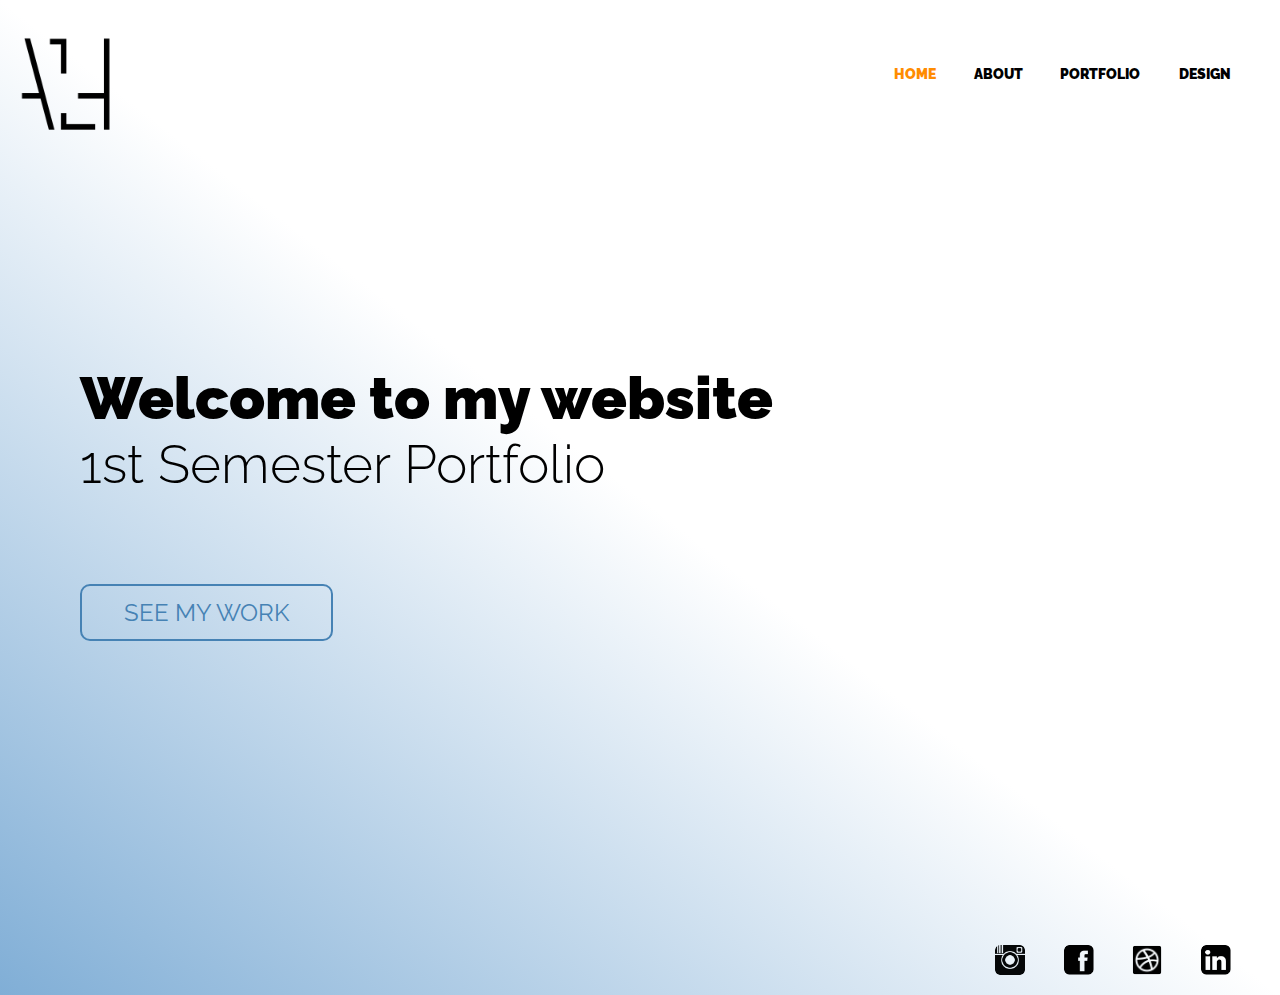
<file: index.html>
<!DOCTYPE html>
<html lang="en">

<head>
    <meta charset="utf-8">
    <meta name="viewport" content="width=device-width, initial-scale=1">
    <title>arnarlogih</title>
    <link rel="stylesheet" href="style.css" type="text/css">
    <link rel="icon" sizes="60x60" href="Artworks/apple-icon-120x120.png">

</head>

<body>
    <header>

        <img src="Artworks/ALH_logo.png" alt="logilogo" class="logo">

        <nav class="arnar">
            <ul>
                <li>
                    <a class="current" href="index.html"> Home </a>
                    <a href="about_me.html"> About </a>
                    <a href="Portfolio.html"> Portfolio</a>
                    <a href="Design.html">Design</a>
                </li>
            </ul>

        </nav>


    </header>

    <section class="home-hero">
        <div class="container">
            <h1 class="title">Welcome to my website
                <span>1st Semester Portfolio</span>
            </h1>
            <a href="Portfolio.html" class="button button-accent">see my work</a>
        </div>
    </section>


    <footer>

        <nav class="social">
            <ul>
                <li>
                    <a href="https://www.instagram.com/arnarlogih/" target="_blank"><img src="Artworks/instagram.png" alt="instagram" class="instagram"></a>
                    <a href="https://www.facebook.com/ArnarEastwood" target="_blank"><img src="Artworks/facebook.png" alt="facebook" class="facebook"></a>
                    <a href="https://dribbble.com/arnarlogih" target="_blank"><img src="Artworks/dribble.png" alt="dribble" class="dribble"></a>
                    <a href="https://www.linkedin.com/in/arnarlogih/" target="_blank"><img src="Artworks/linkedin.png" alt="linkedIn" class="linkedIn"></a>
                </li>
            </ul>
        </nav>
    </footer>
</body>

</html>
</file>
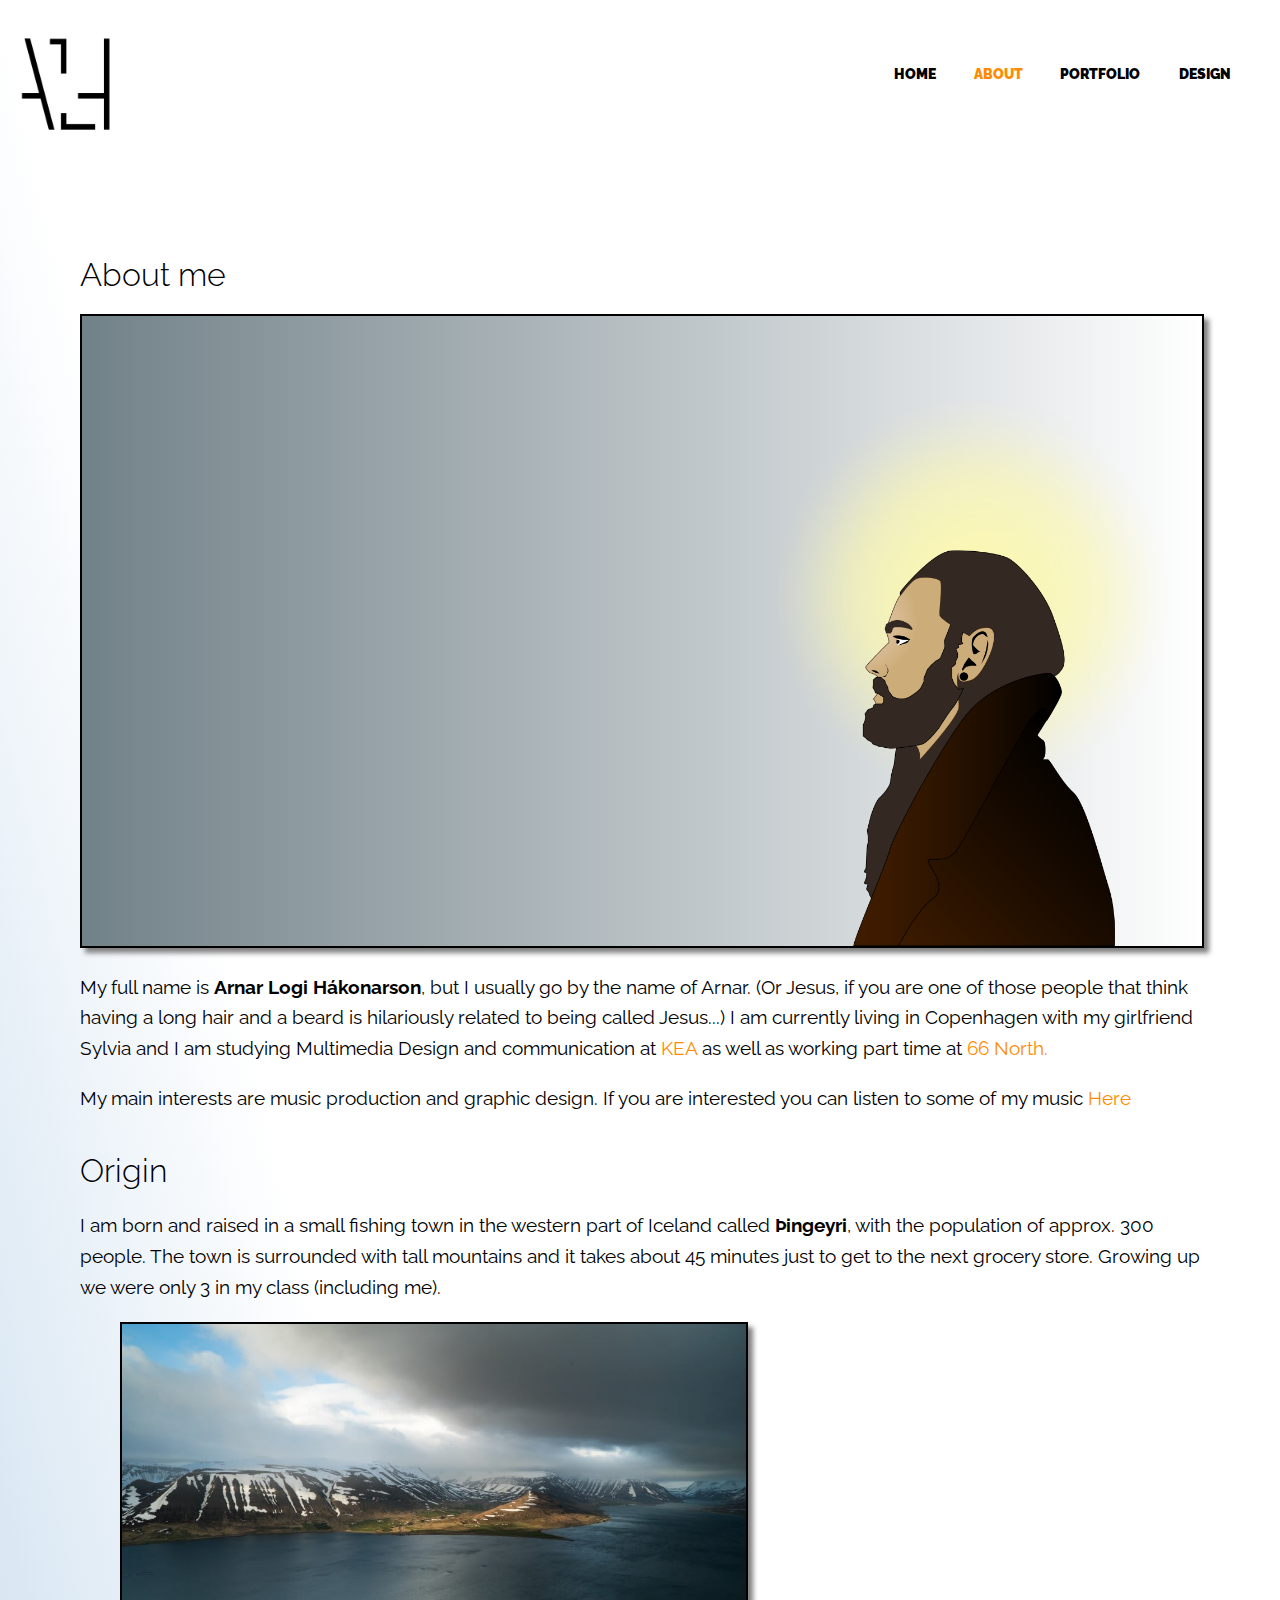
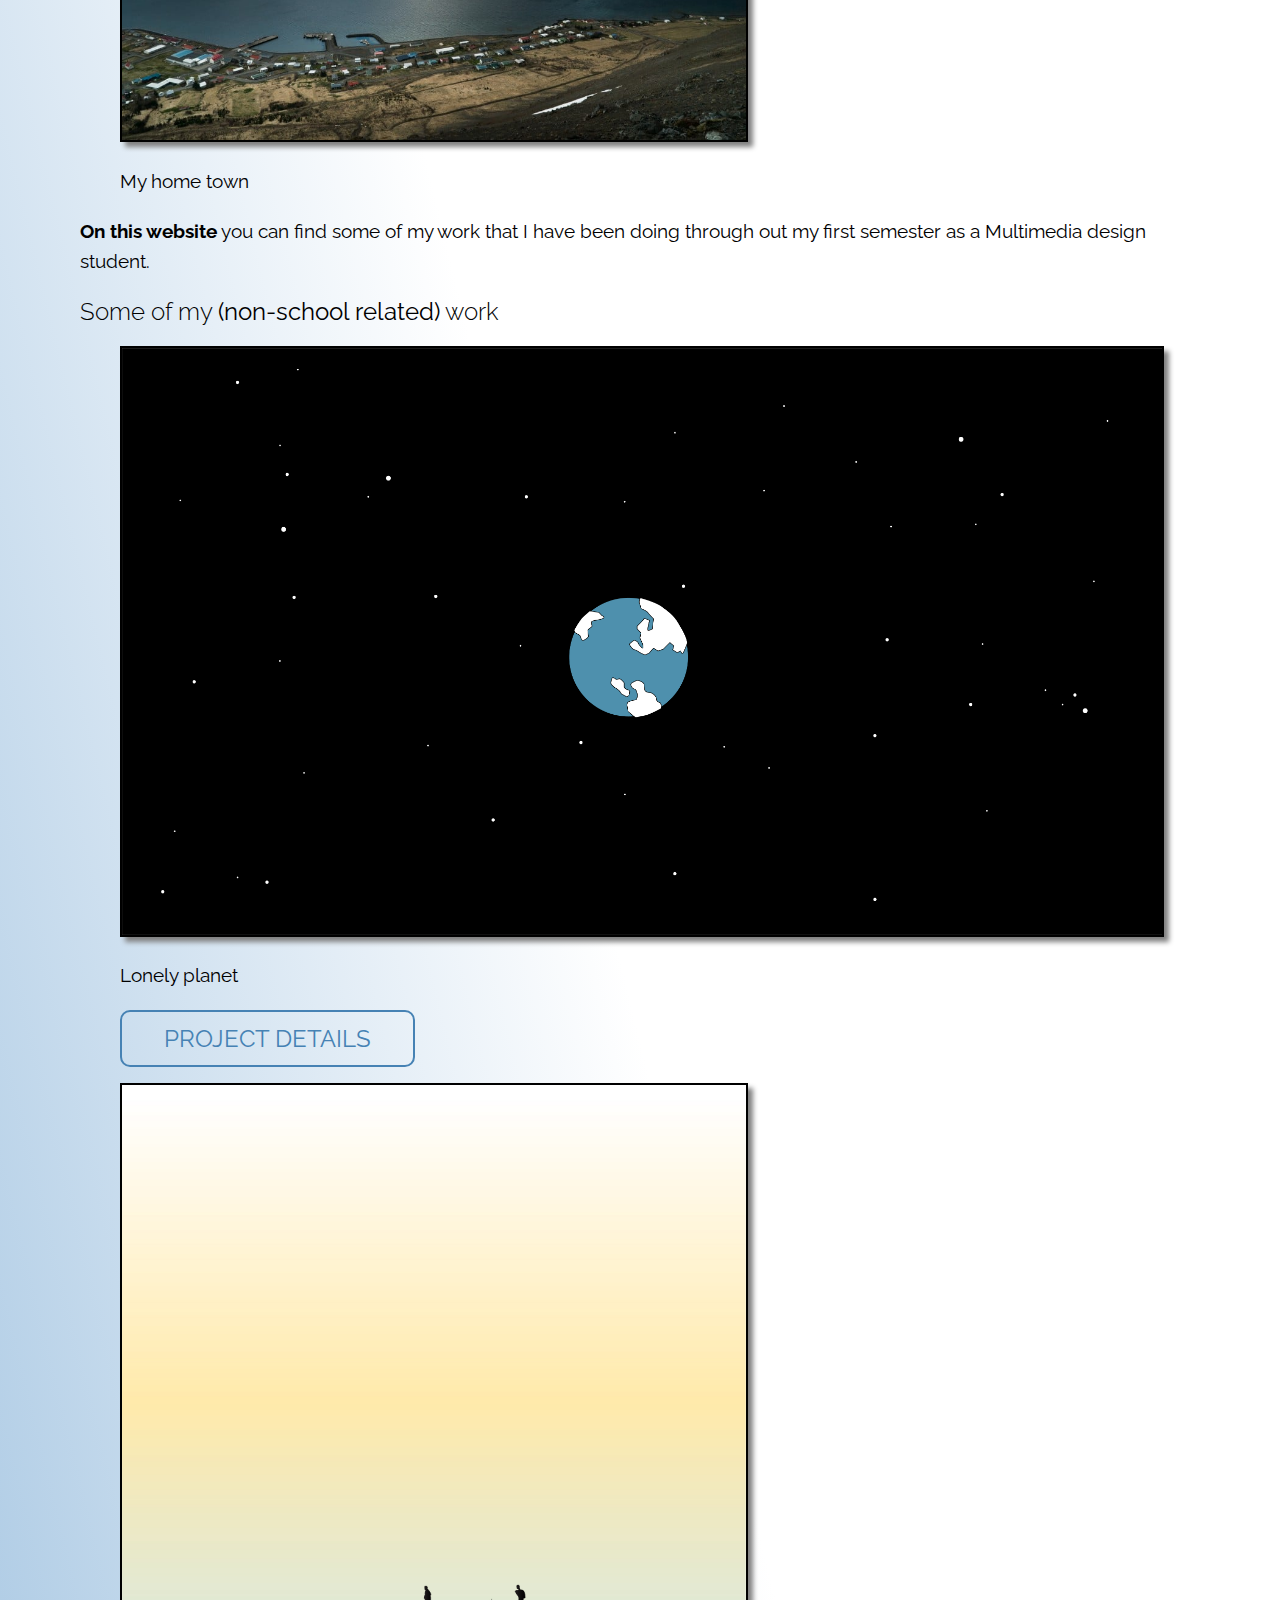
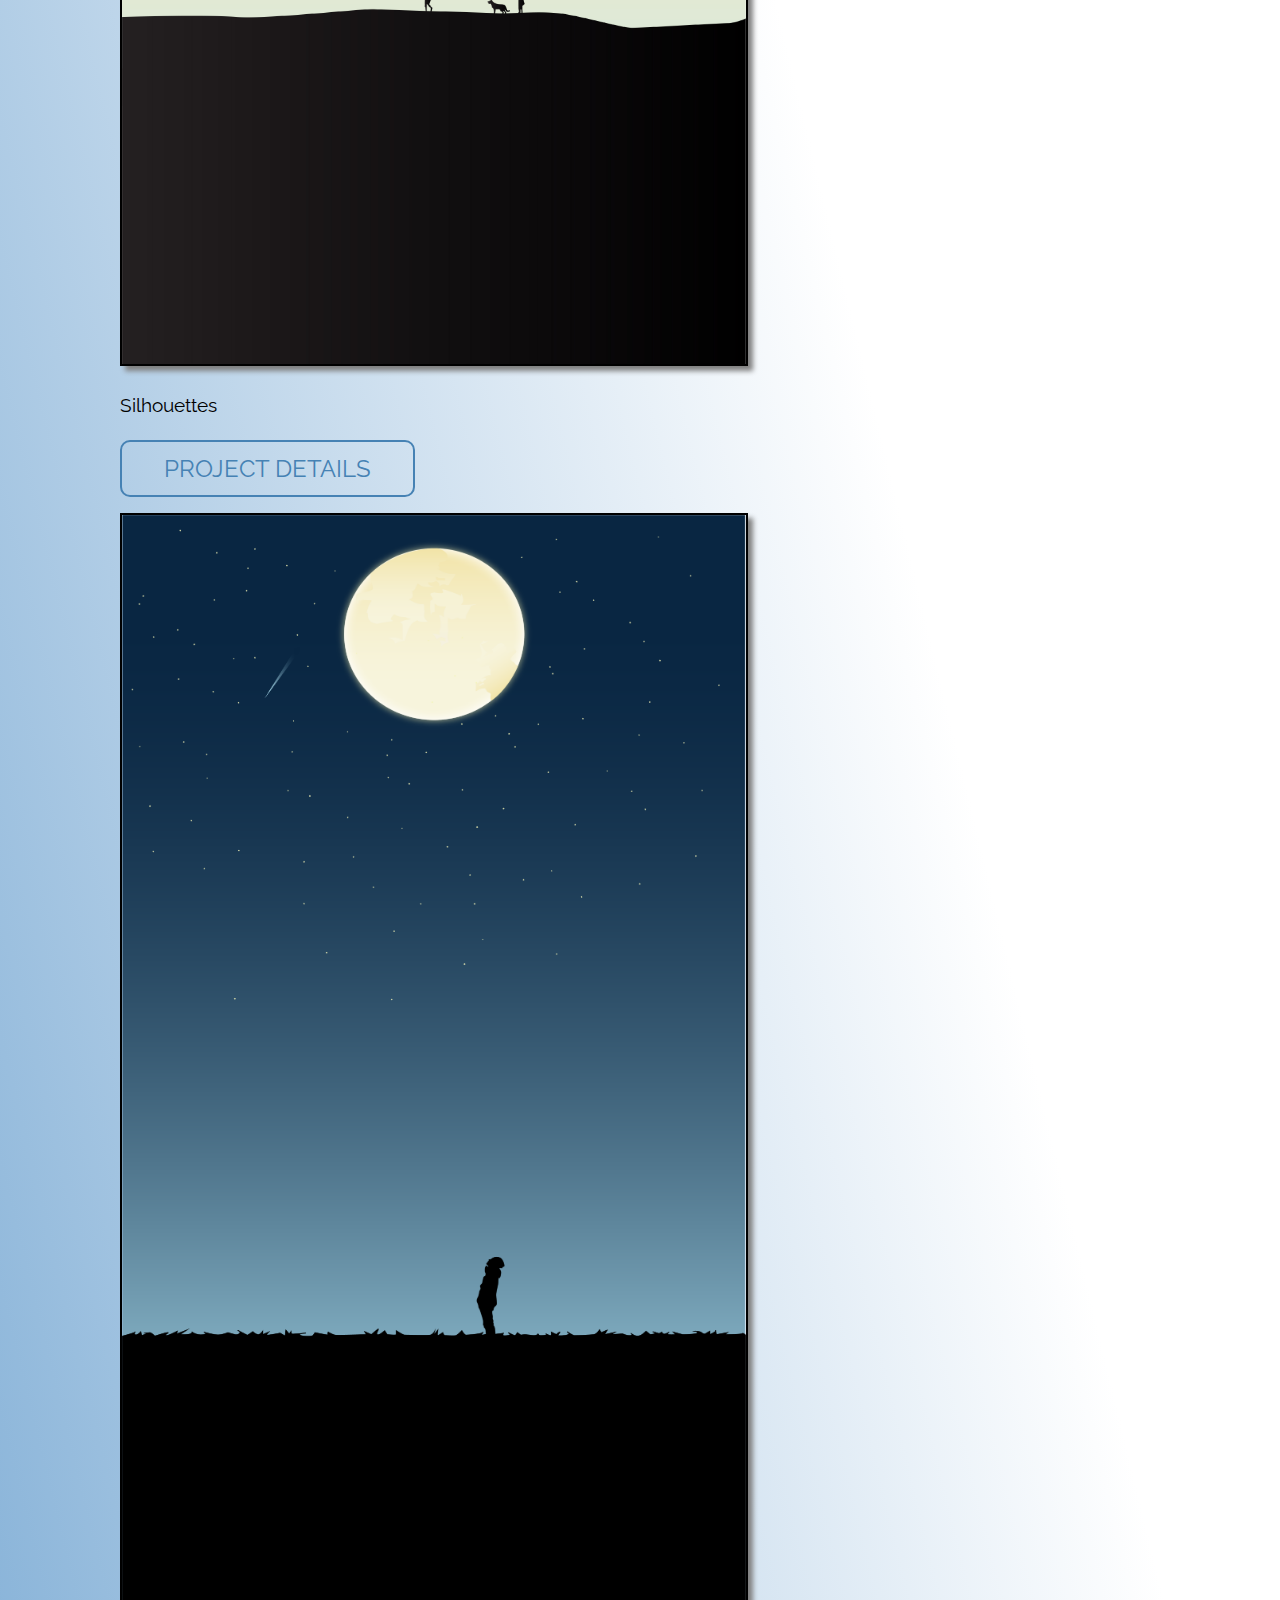
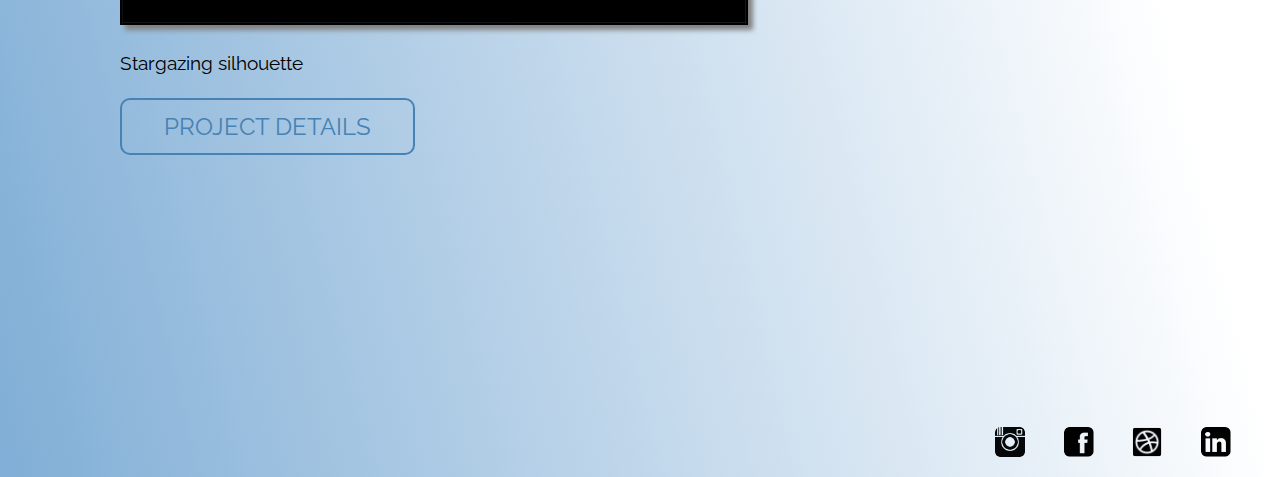
<file: about_me.html>
<!DOCTYPE html>
<html lang="en">

<head>
    <meta charset="utf-8">
    <meta name="viewport" content="width=device-width, initial-scale=1">
    <title>arnarlogih</title>
    <link rel="stylesheet" href="about_style.css" type="text/css">
    <link rel="icon" sizes="60x60" href="Artworks/apple-icon-120x120.png">

</head>

<body>



    <header>

        <a href="index.html"><img src="Artworks/ALH_logo.png" alt="logilogo" class="logo"></a>


        <nav class="arnar">
            <ul>
                <li>
                    <a href="index.html"> Home </a>
                    <a class="current" href="about_me.html"> About </a>
                    <a href="Portfolio.html"> Portfolio</a>
                    <a href="Design.html">Design</a>
                </li>
            </ul>

        </nav>

    </header>

    <div class="container">


        <div class="home-hero">
            <h1>About me</h1>
            <img class="border" src="LOGI.png" alt="LOGIimage">

            <p> My full name is <b>Arnar Logi Hákonarson</b>, but I usually go by the name of Arnar. (Or Jesus, if you are one of those people that think having a long hair and a beard is hilariously related to being called Jesus...) I am currently living in Copenhagen with my girlfriend Sylvia and I am studying Multimedia Design and communication at <a class="spotify" href="https://kea.dk" target="_blank">KEA</a> as well as working part time at <a class="spotify" href="https://www.66north.com/" target="_blank">66 North.</a></p>
            <p>My main interests are music production and graphic design. If you are interested you can listen to some of my music <a class="spotify" href="https://open.spotify.com/artist/7zDnBREZb7ldWHk6CEvJha?si=uLW6w3YVS2mZLUwad9kfdQ" target="_blank"> Here</a> </p><br>

            <h1>Origin</h1>
            <p>I am born and raised in a small fishing town in the western part of Iceland called <b>Þingeyri</b>, with the population of approx. 300 people. The town is surrounded with tall mountains and it takes about 45 minutes just to get to the next grocery store. Growing up we were only 3 in my class (including me).</p>
            <section class="portfolio">
                <figure>
                    <img class="border noschool" src="Artworks/Thingeyri.jpg" alt="hometown">
                    <p>My home town</p>
                </figure>
                <p> <b>On this website</b> you can find some of my work that I have been doing through out my first semester as a Multimedia design student.</p>



                <h2>Some of my <b>(non-school related)</b> work</h2>

                <figure>
                    <img class="border" src="Artworks/Space_wallpaper.png" alt="Space">

                    <p>Lonely planet</p>
                    <a href="https://dribbble.com/shots/5635692-Spaced?utm_source=Clipboard_Shot&utm_campaign=arnarlogih&utm_content=Spaced&utm_medium=Social_Share" class="button button-accent" target="_blank">project details</a>

                </figure>


                <!-- Portfolio item 03 -->
                <figure>
                    <img class="border noschool" src="Artworks/Sillhouette.jpg" alt="Silhouette 1">

                    <p>Silhouettes</p>
                    <a href="https://dribbble.com/shots/5739570-Silhouettes?utm_source=Clipboard_Shot&utm_campaign=arnarlogih&utm_content=Silhouettes&utm_medium=Social_Share" class="button button-accent" target="_blank">project details</a>
                </figure>

                <!-- Portfolio item 04 -->
                <figure>
                    <img class="border noschool" src="Artworks/Stargazing-Silhouette.png" alt="Stargazing silhouette">
                    <p>Stargazing silhouette</p>
                    <a href="https://dribbble.com/shots/5637753-Stargazing-Silhouette?utm_source=Clipboard_Shot&utm_campaign=arnarlogih&utm_content=Stargazing%20Silhouette&utm_medium=Social_Share" class="button button-accent" target="_blank">project details</a>
                </figure>
            </section>
        </div>
    </div>
    <footer>
        <nav class="Social">
            <ul>
                <li>
                    <a href="https://www.instagram.com/arnarlogih/" target="_blank"><img src="Artworks/instagram.png" alt="instagram" class="instagram"></a>
                    <a href="https://www.facebook.com/ArnarEastwood" target="_blank"><img src="Artworks/facebook.png" alt="facebook" class="facebook"></a>
                    <a href="https://dribbble.com/arnarlogih" target="_blank"><img src="Artworks/dribble.png" alt="dribble" class="dribble"></a>
                    <a href="https://www.linkedin.com/in/arnarlogih/" target="_blank"><img src="Artworks/linkedin.png" alt="linkedIn" class="linkedIn"></a>
                </li>
            </ul>
        </nav>
    </footer>
</body>

</html>
</file>
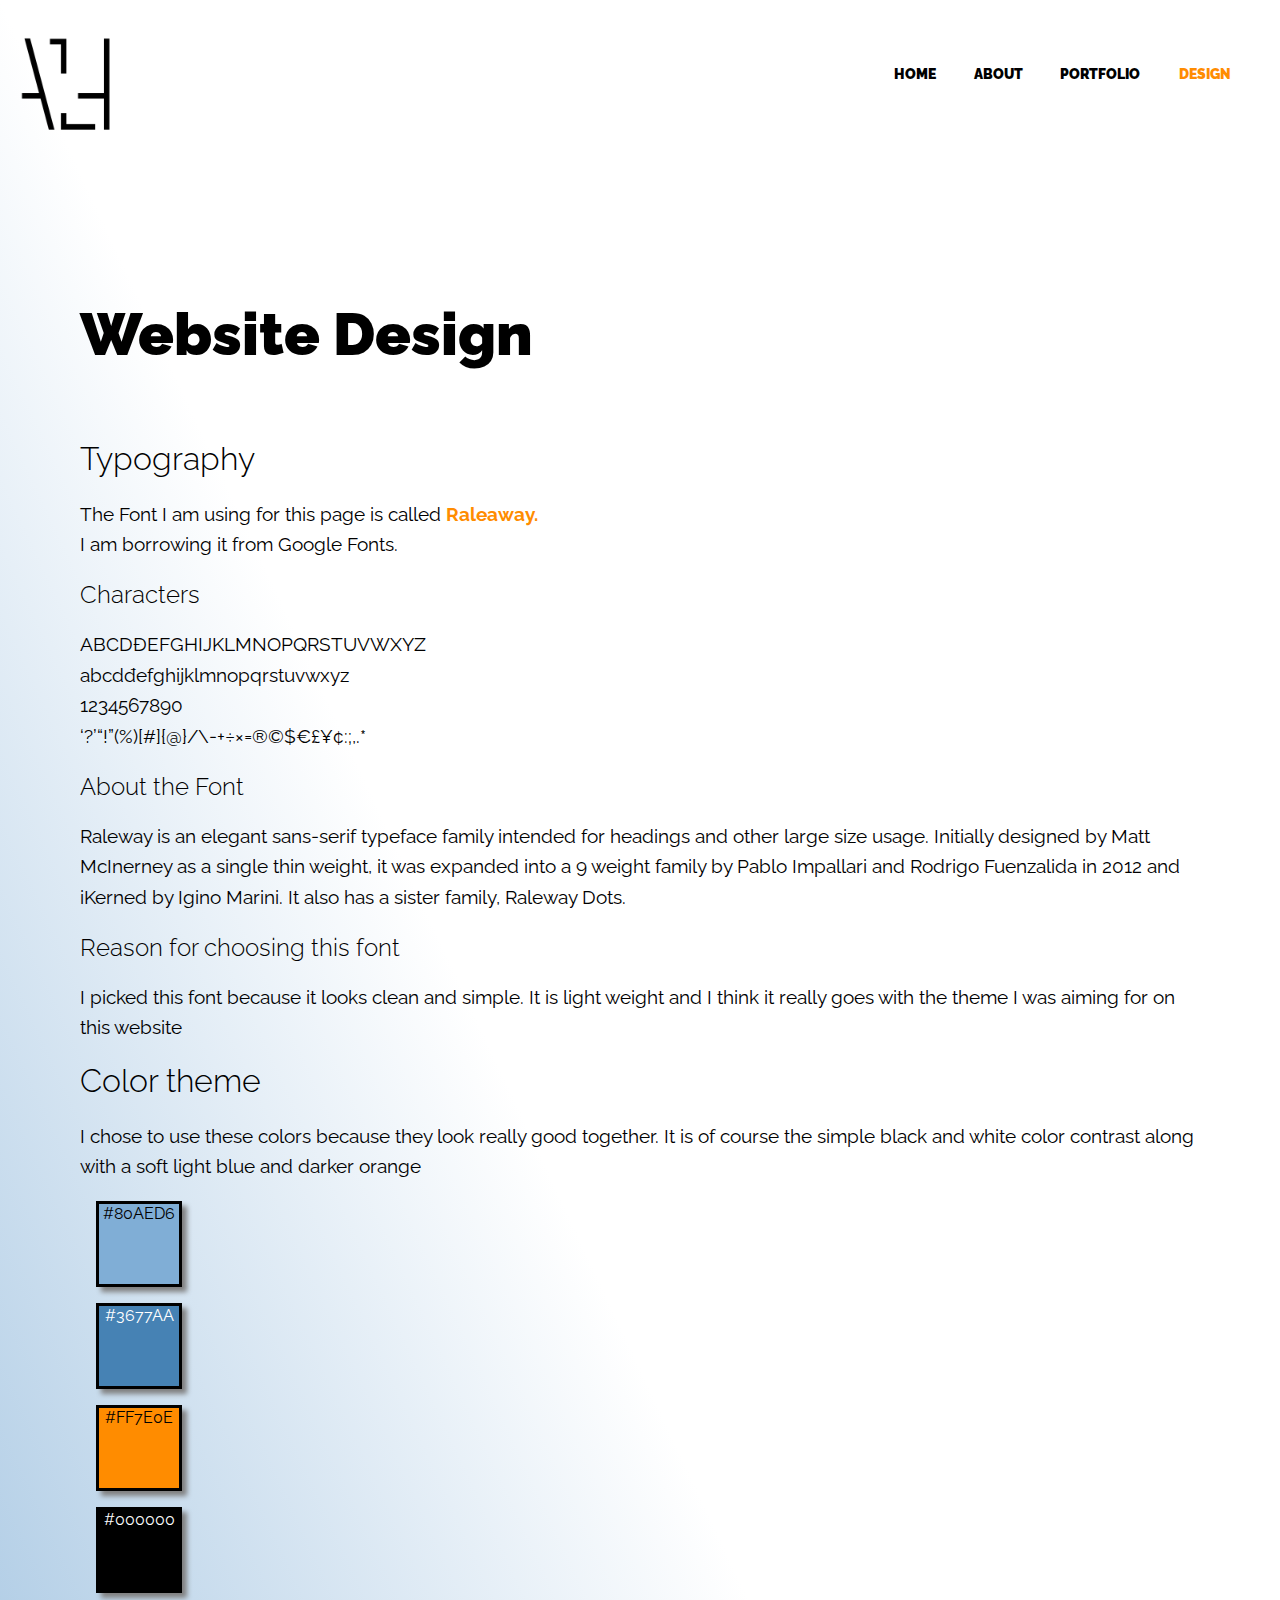
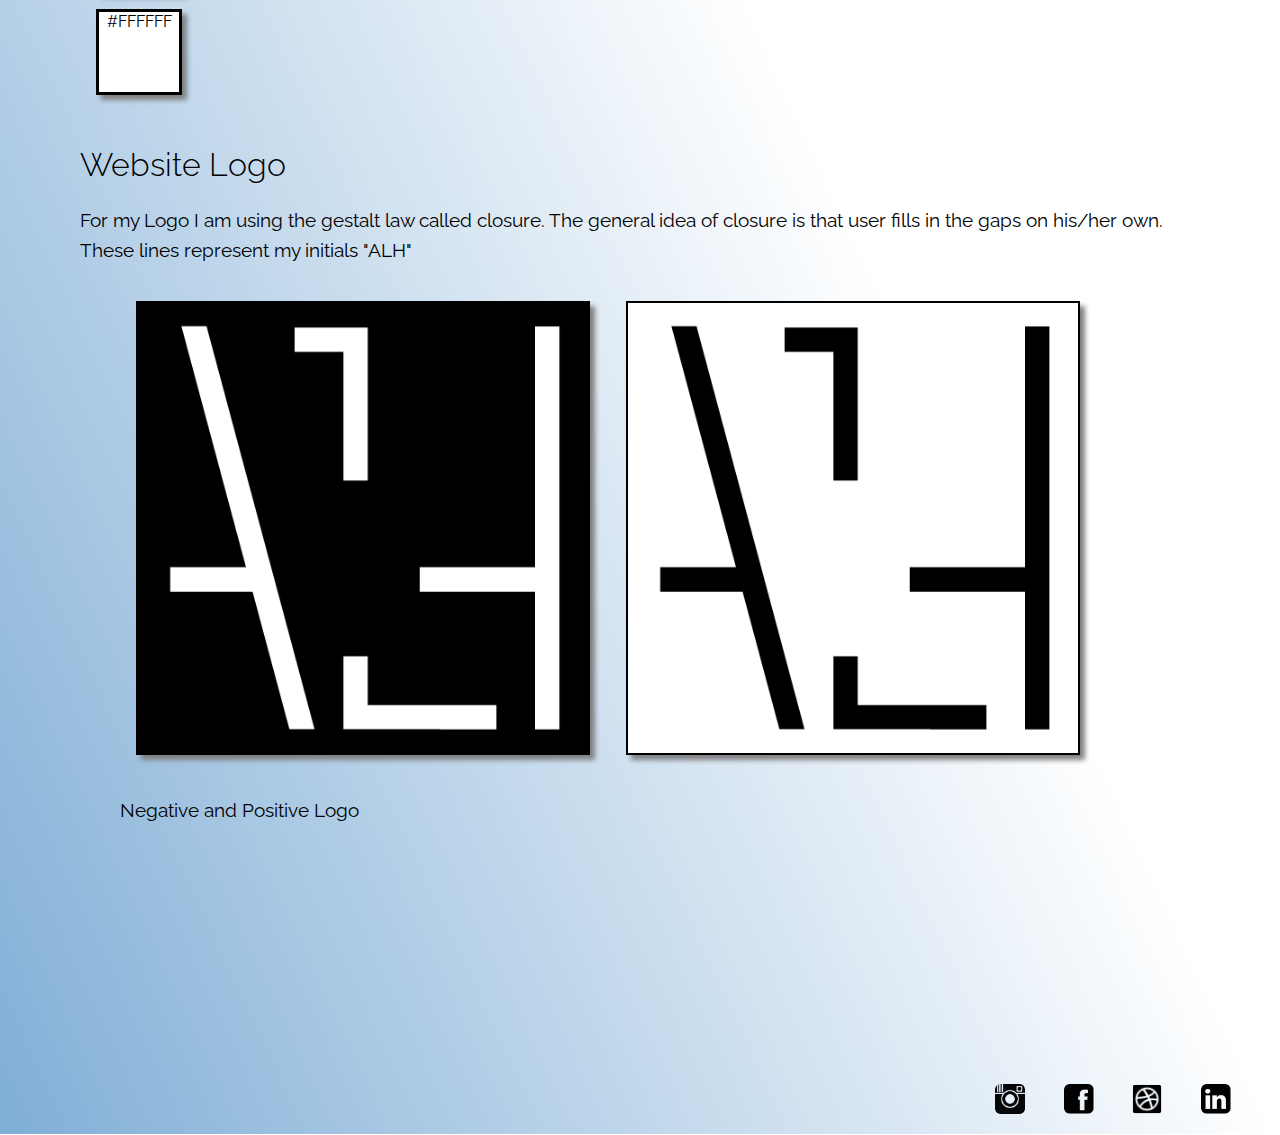
<file: Design.html>
<!DOCTYPE html>
<html lang="en">

<head>
    <meta charset="utf-8">
    <meta name="viewport" content="width=device-width, initial-scale=1">
    <title>arnarlogih</title>
    <link rel="stylesheet" href="Design_style.css" type="text/css">
    <link rel="icon" sizes="60x60" href="Artworks/apple-icon-120x120.png">

</head>

<body>



    <header>

        <a href="index.html"><img src="Artworks/ALH_logo.png" alt="logilogo" class="logo"></a>

        <nav class="arnar">
            <ul>
                <li>
                    <a href="index.html"> Home </a>
                    <a href="about_me.html"> About </a>
                    <a href="Portfolio.html"> Portfolio</a>
                    <a class="current" href="Design.html">Design</a>
                </li>
            </ul>
        </nav>

    </header>

    <div class="container">


        <div class="home-hero">
            <h1 class="title"><b>Website Design</b></h1>
            <h1>Typography</h1>


            <p> The Font I am using for this page is called <b><a class="spotify" href="https://fonts.google.com/specimen/Raleway" target="_blank">Raleaway.</a></b><br>I am borrowing it from Google Fonts.</p>

            <h2>Characters</h2>

            <p> ABCDĐEFGHIJKLMNOPQRSTUVWXYZ<br>
                abcdđefghijklmnopqrstuvwxyz<br>
                1234567890<br>
                ‘?’“!”(%)[#]{@}/\-+÷×=®©$€£¥¢:;,.* </p>
            <h2>About the Font</h2>
            <p>Raleway is an elegant sans-serif typeface family intended for headings and other large size usage. Initially designed by Matt McInerney as a single thin weight, it was expanded into a 9 weight family by Pablo Impallari and Rodrigo Fuenzalida in 2012 and iKerned by Igino Marini.
                It also has a sister family, Raleway Dots.</p>

            <h2>Reason for choosing this font</h2>
            <p>I picked this font because it looks clean and simple. It is light weight and I think it really goes with the theme I was aiming for on this website </p>


            <h1>Color theme</h1>
            <p>I chose to use these colors because they look really good together. It is of course the simple black and white color contrast along with a soft light blue and darker orange</p>
            <div class="box1 border">#80AED6</div>
            <div class="box2 border">#3677AA</div>
            <div class="box3 border">#FF7E0E</div>
            <div class="box4 border">#000000</div>
            <div class="box5 border">#FFFFFF</div><br>
            <h1>Website Logo</h1>

            <p>For my Logo I am using the gestalt law called closure. The general idea of closure is that user fills in the gaps on his/her own. These lines represent my initials "ALH" </p>
            <figure>
                <img class="border" src="Artworks/Logo_black.png" alt="logo">
                <img class="border" src="Artworks/Logo_white.png" alt="logo">
                <p>Negative and Positive Logo</p>

            </figure>

        </div>
    </div>
    <footer>
        <nav class="Social">
            <ul>
                <li><a href="https://www.instagram.com/arnarlogih/" target="_blank"><img src="Artworks/instagram.png" alt="instagram" class="instagram"></a>
                    <a href="https://www.facebook.com/ArnarEastwood" target="_blank"><img src="Artworks/facebook.png" alt="facebook" class="facebook"></a>
                    <a href="https://dribbble.com/arnarlogih" target="_blank"><img src="Artworks/dribble.png" alt="dribble" class="dribble"></a>
                    <a href="https://www.linkedin.com/in/arnarlogih/" target="_blank"><img src="Artworks/linkedin.png" alt="linkedIn" class="linkedIn"></a></li>
            </ul>
        </nav>
    </footer>
</body>

</html>
</file>
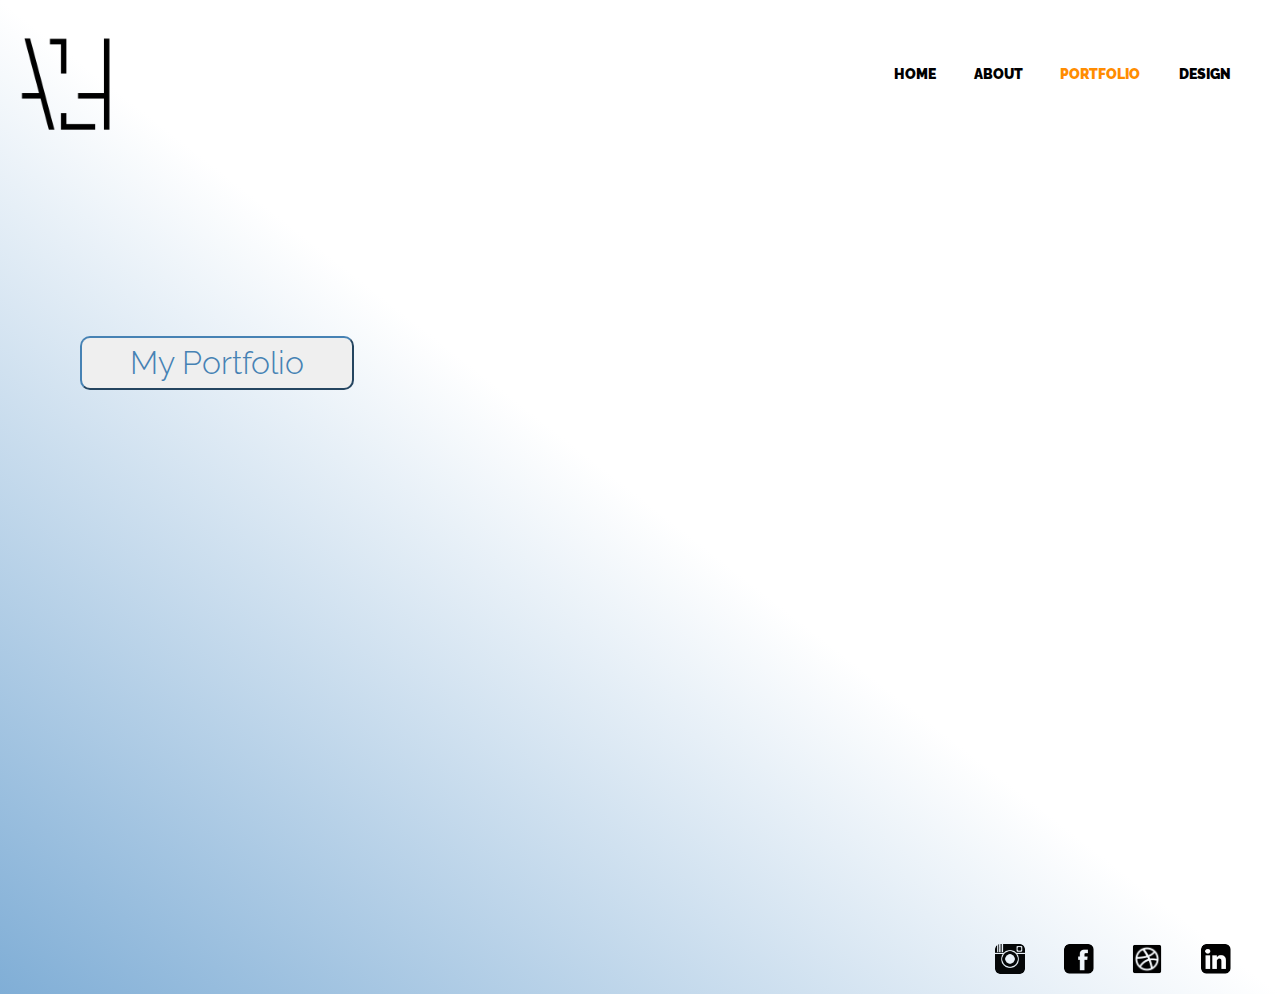
<file: Portfolio.html>
<!DOCTYPE html>
<html lang="en">

<head>
    <meta charset="utf-8">
    <meta name="viewport" content="width=device-width, initial-scale=1">
    <title>arnarlogih</title>
    <link rel="stylesheet" href="Portfolio_style.css" type="text/css">
    <link rel="icon" sizes="60x60" href="Artworks/apple-icon-120x120.png">

</head>

<body>

    <header>
        <a href="index.html"><img src="Artworks/ALH_logo.png" alt="logilogo" class="logo"></a>

        <nav class="arnar">
            <ul>
                <li><a href="index.html"> Home </a>
                    <a href="about_me.html"> About </a>
                    <a class="current" href="Portfolio.html"> Portfolio</a>
                    <a href="Design.html">Design</a></li>
            </ul>
        </nav>


    </header>

    <div class="home-hero">
        <div class="container">
            <div class="textcontainer">
                <button class="button1 title">My Portfolio</button>
            </div>
            <div class="formWrapper rotated">


                <a href="THEME_1.html" class="button linkToFolio">THEME 01: Basic Web</a><br>
                <a href="THEME_2.html" class="button linkToFolio">THEME 02: Basic Content</a><br>


                <a href="THEME_3.html" class="button linkToFolio"> THEME 03: Basic animation</a><br>

                <a href="THEME_4.html" class="button linkToFolio"> TTHEME 04: Basic UX</a>

            </div>
        </div>
    </div>

    <script src="javascript.js"></script>
    <footer>



        <nav class="Social">
            <ul>
                <li><a href="https://www.instagram.com/arnarlogih/" target="_blank"><img src="Artworks/instagram.png" alt="instagram" class="instagram"></a>
                    <a href="https://www.facebook.com/ArnarEastwood" target="_blank"><img src="Artworks/facebook.png" alt="facebook" class="facebook"></a>
                    <a href="https://dribbble.com/arnarlogih" target="_blank"><img src="Artworks/dribble.png" alt="dribble" class="dribble"></a>
                    <a href="https://www.linkedin.com/in/arnarlogih/" target="_blank"><img src="Artworks/linkedin.png" alt="linkedIn" class="linkedIn"></a></li>
            </ul>
        </nav>
    </footer>
</body>

</html>
</file>
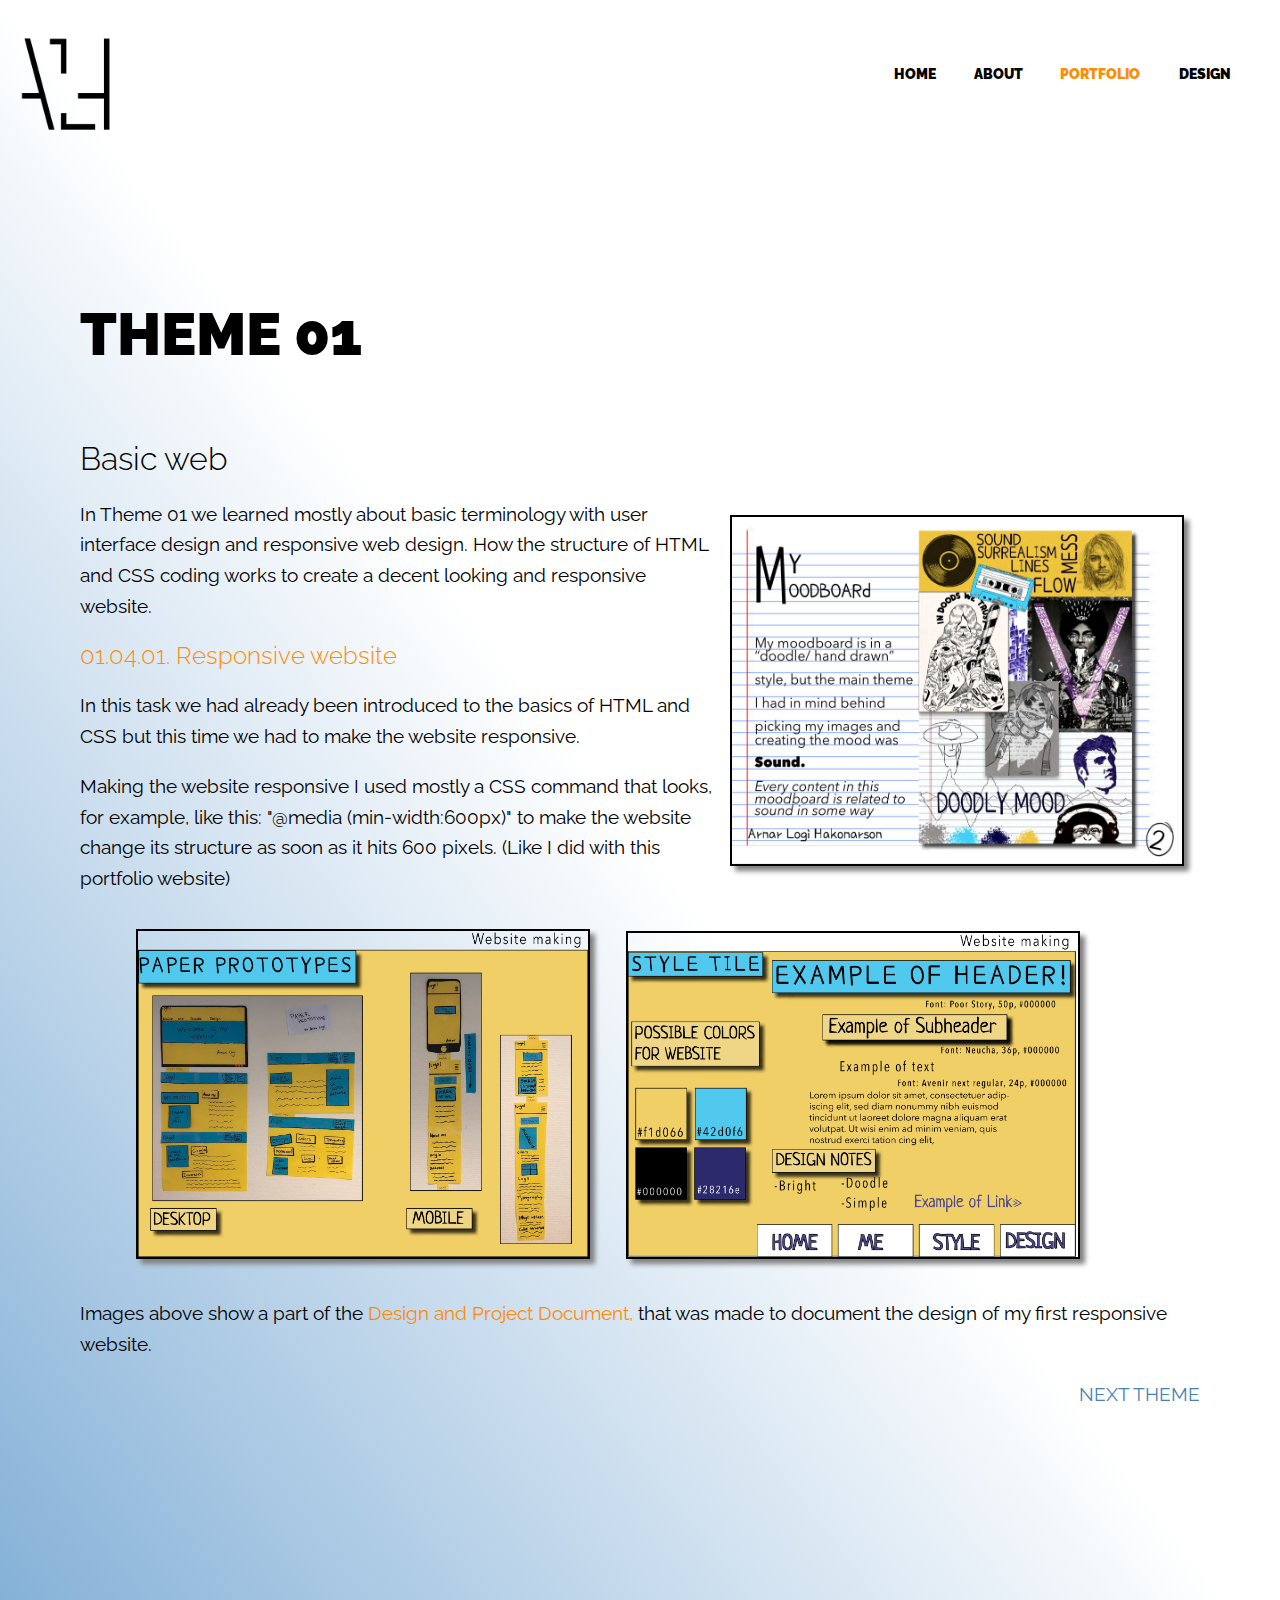
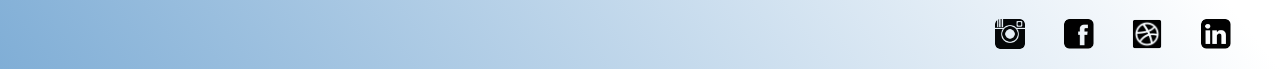
<file: THEME_1.html>
<!DOCTYPE html>
<html lang="en">

<head>
    <meta charset="utf-8">
    <meta name="viewport" content="width=device-width, initial-scale=1">
    <title>arnarlogih</title>
    <link rel="stylesheet" href="Design_style.css" type="text/css">
    <link rel="icon" sizes="60x60" href="Artworks/apple-icon-120x120.png">

</head>

<body>



    <header>

        <a href="index.html"><img src="Artworks/ALH_logo.png" alt="logilogo" class="logo"></a>

        <nav class="arnar">
            <ul>
                <li>
                    <a href="index.html"> Home </a>
                    <a href="about_me.html"> About </a>
                    <a class="current" href="Portfolio.html"> Portfolio</a>
                    <a href="Design.html">Design</a>
                </li>
            </ul>
        </nav>

    </header>

    <div class="container">


        <div class="home-hero">
            <h1 class="title"><b>THEME 01</b></h1>
            <h1>Basic web</h1>

            <img class="border moodboard" src="Artworks/Moodboard.png" alt="moodboard">


            <p> In Theme 01 we learned mostly about basic terminology with user interface design and responsive web design. How the structure of HTML and CSS coding works to create a decent looking and responsive website.</p>

            <h2><a class="spotify" href="http://arnarlogih.com/KEA/Responsive/index.html" target="_blank">01.04.01. Responsive website</a></h2>



            <p> In this task we had already been introduced to the basics of HTML and CSS but this time we had to make the website responsive.</p>
            <p> Making the website responsive I used mostly a CSS command that looks, for example, like this: "@media (min-width:600px)" to make the website change its structure as soon as it hits 600 pixels. (Like I did with this portfolio website) </p>
            <figure>
                <img class="border" src="Artworks/THEME1_website.png" alt="themewebsite">
                <img class="border" src="Artworks/THEME1_website2.png" alt="themewebsite">
            </figure>

            <p>Images above show a part of the <a class="spotify" href="https://fronter.com/kea/links/files.phtml/688663196$1018887763$/1st+Semester/B.+Theme+01_prcent_3A+Basic+Web/01.03_prcent_3A+User+Interface+Design/Submissions/01.03.01.+Design+and+process+document/Design+and+project+document+01.03.01.pdf" target="_blank">Design and Project Document, </a>that was made to document the design of my first responsive website.</p>


            <p><a class="next" href="THEME_2.html">NEXT THEME</a></p>

        </div>
    </div>
    <footer>
        <nav class="Social">
            <ul>
                <li>
                    <a href="https://www.instagram.com/arnarlogih/" target="_blank"><img src="Artworks/instagram.png" alt="instagram" class="instagram"></a>
                    <a href="https://www.facebook.com/ArnarEastwood" target="_blank"><img src="Artworks/facebook.png" alt="facebook" class="facebook"></a>
                    <a href="https://dribbble.com/arnarlogih" target="_blank"><img src="Artworks/dribble.png" alt="dribble" class="dribble"></a>
                    <a href="https://www.linkedin.com/in/arnarlogih/" target="_blank"><img src="Artworks/linkedin.png" alt="linkedIn" class="linkedIn"></a>
                </li>
            </ul>
        </nav>
    </footer>
</body>

</html>
</file>
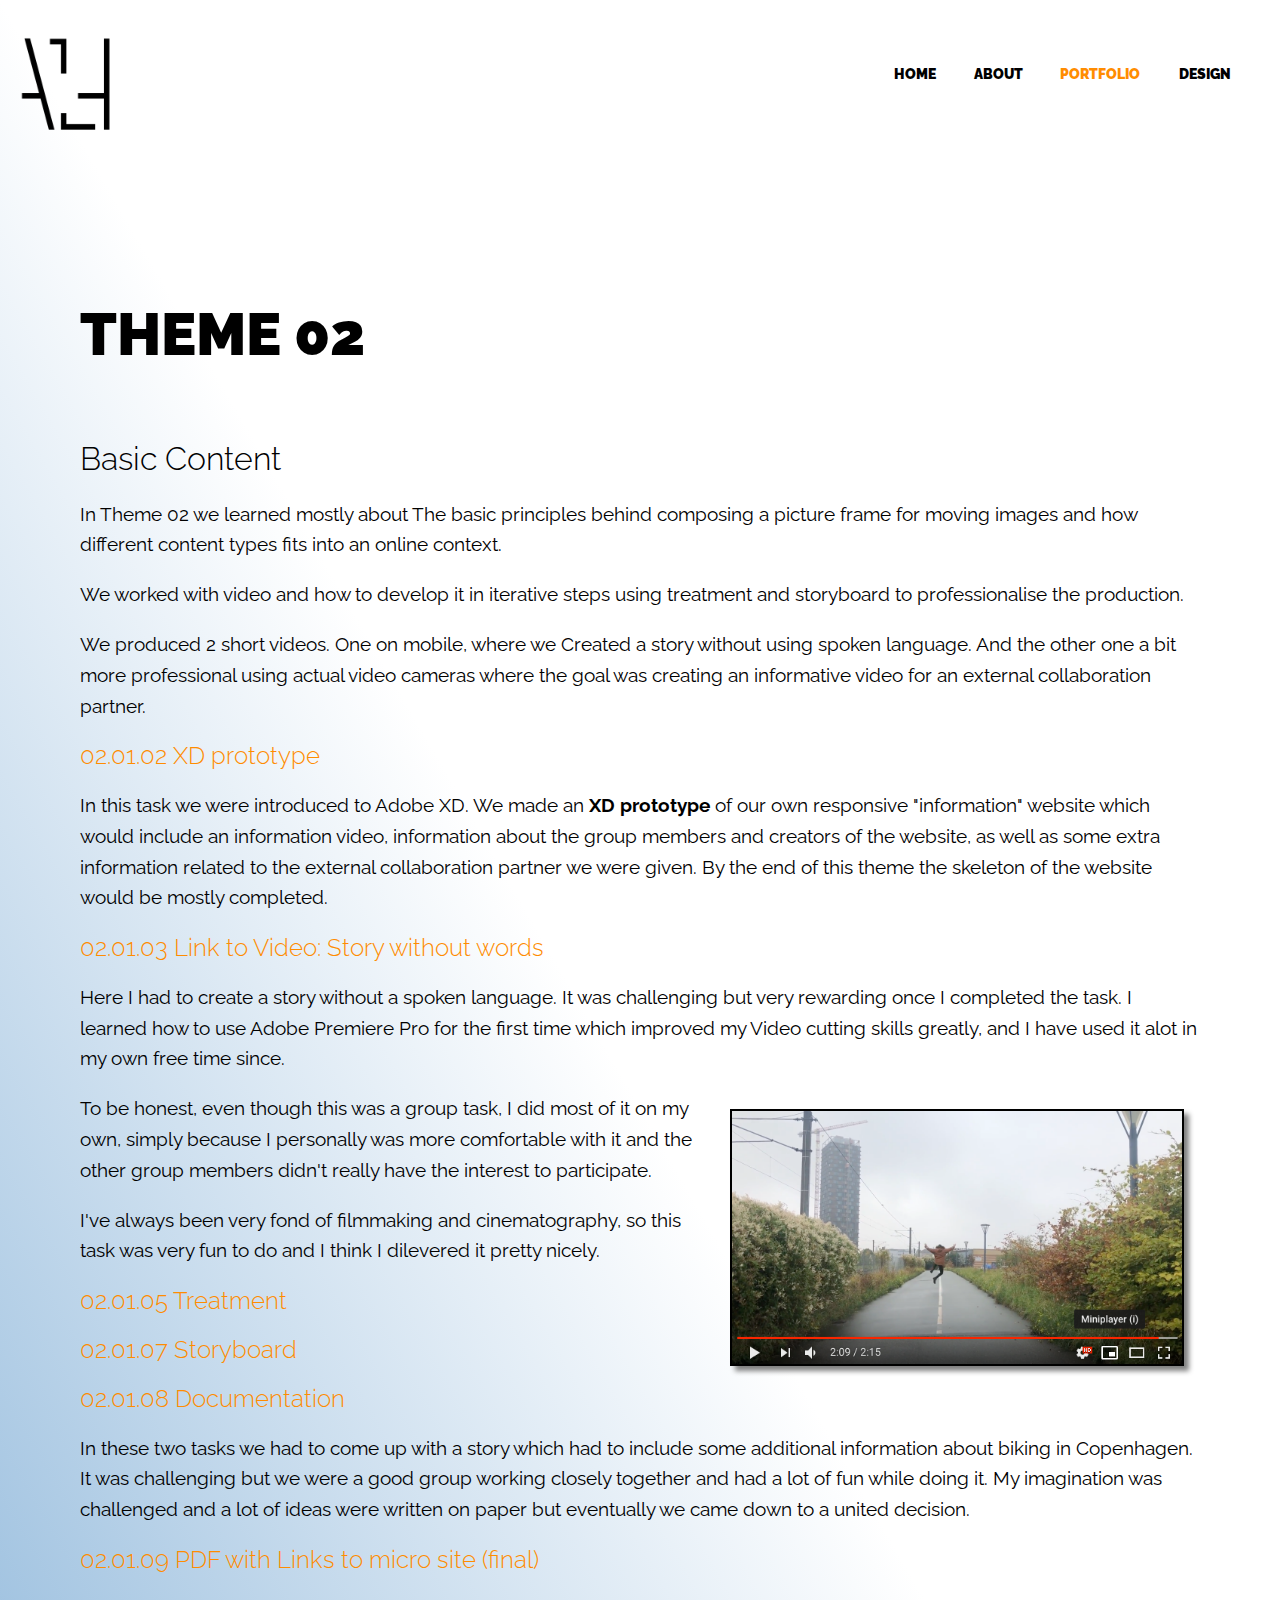
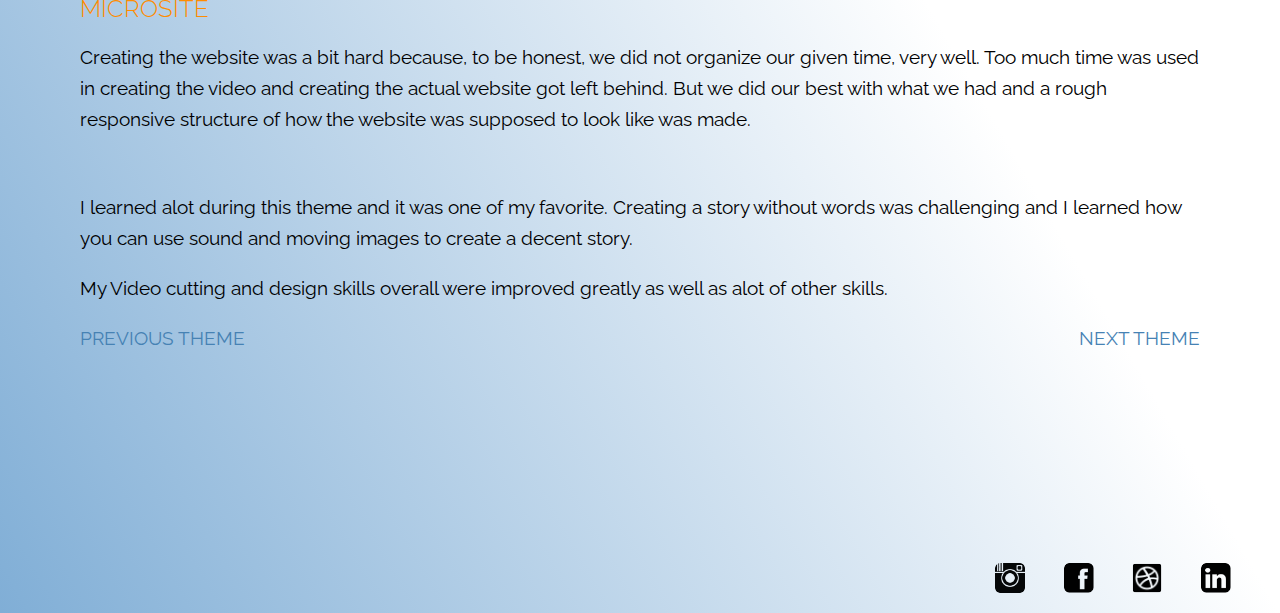
<file: THEME_2.html>
<!DOCTYPE html>
<html lang="en">

<head>
    <meta charset="utf-8">
    <meta name="viewport" content="width=device-width, initial-scale=1">
    <title>arnarlogih</title>
    <link rel="stylesheet" href="Design_style.css" type="text/css">
    <link rel="icon" sizes="60x60" href="Artworks/apple-icon-120x120.png">

</head>

<body>



    <header>

        <a href="index.html"><img src="Artworks/ALH_logo.png" alt="logilogo" class="logo"></a>

        <nav class="arnar">
            <ul>
                <li>
                    <a href="index.html"> Home </a>
                    <a href="about_me.html"> About </a>
                    <a class="current" href="Portfolio.html"> Portfolio</a>
                    <a href="Design.html">Design</a>
                </li>
            </ul>
        </nav>

    </header>

    <div class="container">


        <div class="home-hero">
            <h1 class="title"><b>THEME 02</b></h1>

            <h1>Basic Content</h1>

            <p> In Theme 02 we learned mostly about The basic principles behind composing a picture frame for moving images and how different content types fits into an online context. </p>
            <p>We worked with video and how to develop it in iterative steps using treatment and storyboard to professionalise the production.</p>

            <p> We produced 2 short videos. One on mobile, where we Created a story without using spoken language. And the other one a bit more professional using actual video cameras where the goal was creating an informative video for an external collaboration partner.</p>

            <h2><a class="spotify" href="https://xd.adobe.com/view/19669cd4-c0d7-41bb-5c1c-f3f108a50ee5-6f57/" target="_blank">02.01.02 XD prototype </a></h2>

            <p> In this task we were introduced to Adobe XD. We made an <b>XD prototype</b> of our own responsive "information" website which would include an information video, information about the group members and creators of the website, as well as some extra information related to the external collaboration partner we were given. By the end of this theme the skeleton of the website would be mostly completed.</p>


            <h2><a class="spotify" href="https://www.youtube.com/watch?v=9_4ek18enP4" target="_blank">02.01.03 Link to Video: Story without words </a></h2>

            <p>Here I had to create a story without a spoken language. It was challenging but very rewarding once I completed the task. I learned how to use Adobe Premiere Pro for the first time which improved my Video cutting skills greatly, and I have used it alot in my own free time since. </p>
            <img class="border moodboard" src="Artworks/story_without_words.png" alt="video">
            <p>To be honest, even though this was a group task, I did most of it on my own, simply because I personally was more comfortable with it and the other group members didn't really have the interest to participate.</p>

            <p>I've always been very fond of filmmaking and cinematography, so this task was very fun to do and I think I dilevered it pretty nicely.</p>

            <h2><a class="spotify" href="https://fronter.com/kea/links/files.phtml/688663196$513629881$/1st+Semester/C.+Theme+02_prcent_3A+Basic+Content/02.01_prcent_3A+Microsite/Submissions/02.01.05+Treatment+_prcent_28pdf_prcent_29/5treatment.pdf" target="_blank">02.01.05 Treatment </a></h2>
            <h2><a class="spotify" href="https://fronter.com/kea/links/files.phtml/688663196$1018887763$/1st+Semester/C.+Theme+02_prcent_3A+Basic+Content/02.01_prcent_3A+Microsite/Submissions/02.01.07+Storyboard+_prcent_28pdf_prcent_29/1Storyboard.pdf" target="_blank"> 02.01.07 Storyboard </a></h2>

            <h2><a class="spotify" href="https://fronter.com/kea/links/files.phtml/688663196$513629881$/1st+Semester/C.+Theme+02_prcent_3A+Basic+Content/02.01_prcent_3A+Microsite/Submissions/02.01.08+Documentation/1Documentation.pdf" target="_blank"> 02.01.08 Documentation </a></h2>

            <p>In these two tasks we had to come up with a story which had to include some additional information about biking in Copenhagen. It was challenging but we were a good group working closely together and had a lot of fun while doing it. My imagination was challenged and a lot of ideas were written on paper but eventually we came down to a united decision. </p>

            <h2><a class="spotify" href="https://fronter.com/kea/links/files.phtml/688663196$231846782$/1st+Semester/C.+Theme+02_prcent_3A+Basic+Content/02.01_prcent_3A+Microsite/Submissions/02.01.09P+DF+with+Links+to+micro+site+_prcent_28final_prcent_29/links.pdf" target="_blank"> 02.01.09 PDF with Links to micro site (final) </a></h2>

            <h2><a class="spotify" href="http://arnarlogih.com/KEA/microsite4/" target="_blank"> MICROSITE </a></h2>

            <p>Creating the website was a bit hard because, to be honest, we did not organize our given time, very well. Too much time was used in creating the video and creating the actual website got left behind. But we did our best with what we had and a rough responsive structure of how the website was supposed to look like was made. </p><br>



            <p> I learned alot during this theme and it was one of my favorite. Creating a story without words was challenging and I learned how you can use sound and moving images to create a decent story.</p>
            <p>My Video cutting and design skills overall were improved greatly as well as alot of other skills. </p>

            <p><a class="prev" href="THEME_1.html">PREVIOUS THEME</a></p>
            <p><a class="next" href="THEME_3.html">NEXT THEME</a></p>
        </div>
    </div>
    <footer>
        <nav class="Social">
            <ul>
                <li>
                    <a href="https://www.instagram.com/arnarlogih/" target="_blank"><img src="Artworks/instagram.png" alt="instagram" class="instagram"></a>
                    <a href="https://www.facebook.com/ArnarEastwood" target="_blank"><img src="Artworks/facebook.png" alt="facebook" class="facebook"></a>
                    <a href="https://dribbble.com/arnarlogih" target="_blank"><img src="Artworks/dribble.png" alt="dribble" class="dribble"></a>
                    <a href="https://www.linkedin.com/in/arnarlogih/" target="_blank"><img src="Artworks/linkedin.png" alt="linkedIn" class="linkedIn"></a>
                </li>
            </ul>
        </nav>
    </footer>
</body>

</html>
</file>
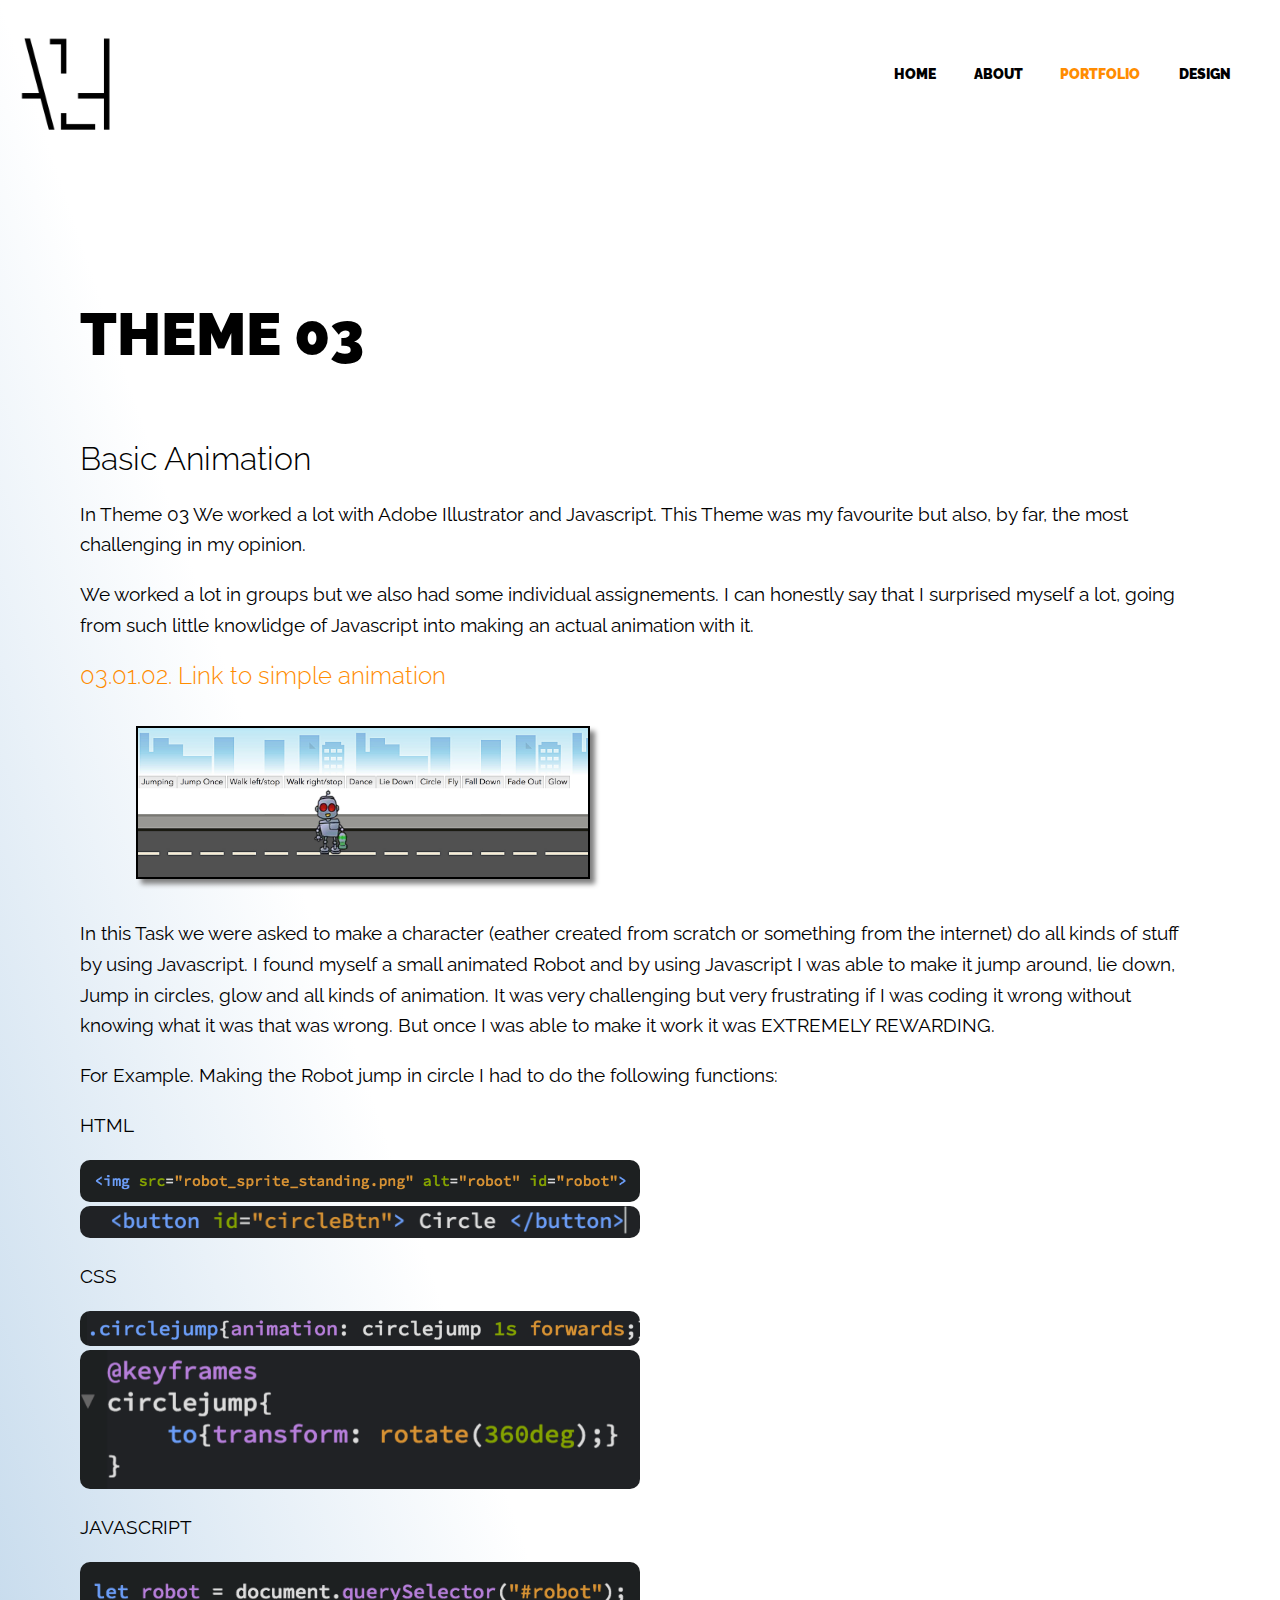
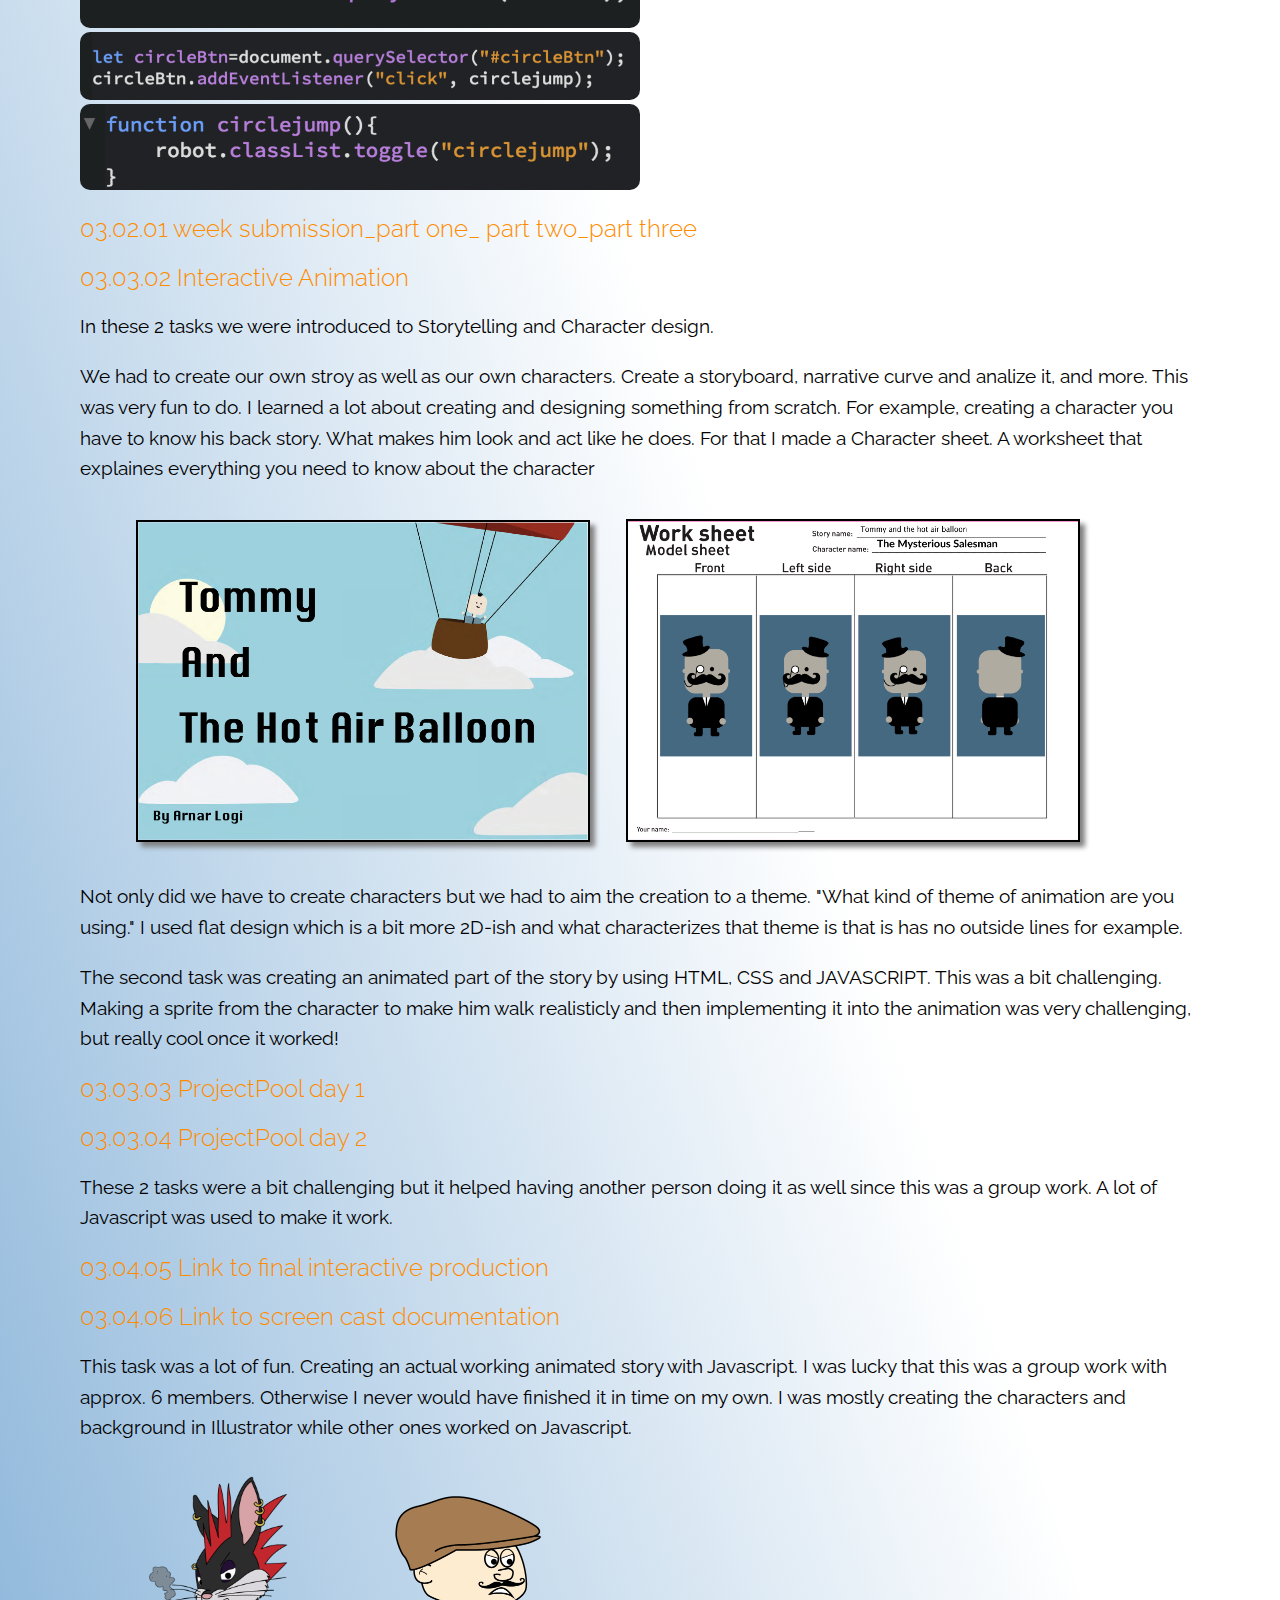
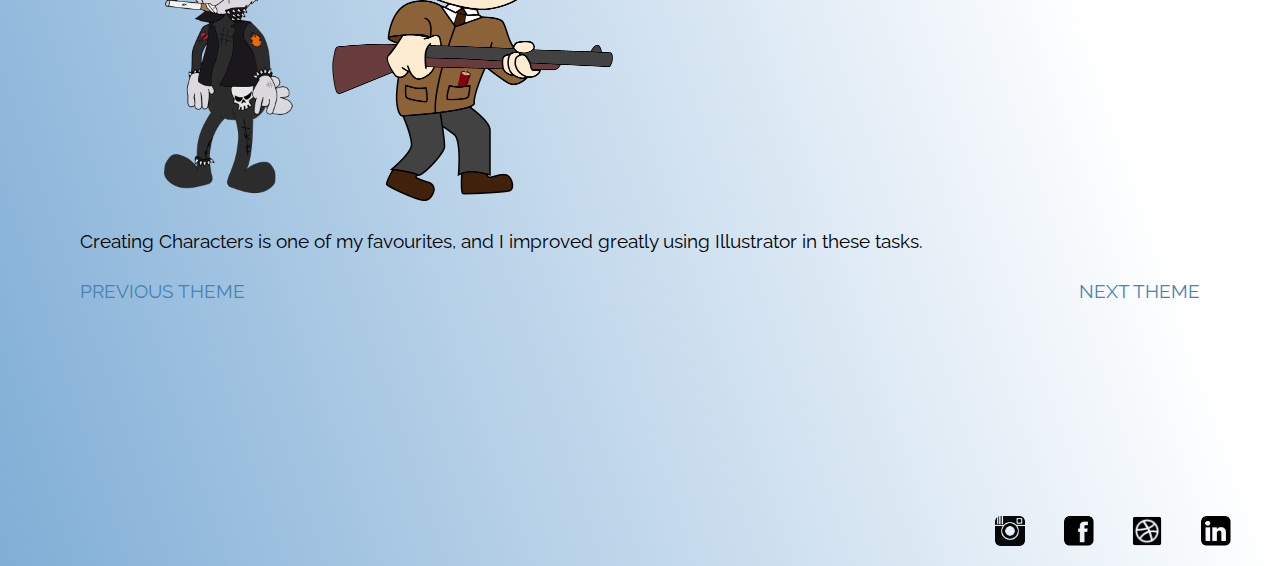
<file: THEME_3.html>
<!DOCTYPE html>
<html lang="en">

<head>
    <meta charset="utf-8">
    <meta name="viewport" content="width=device-width, initial-scale=1">
    <title>arnarlogih</title>
    <link rel="stylesheet" href="Design_style.css" type="text/css">
    <link rel="icon" sizes="60x60" href="Artworks/apple-icon-120x120.png">

</head>

<body>



    <header>

        <a href="index.html"><img src="Artworks/ALH_logo.png" alt="logilogo" class="logo"></a>

        <nav class="arnar">
            <ul>
                <li>
                    <a href="index.html"> Home </a>
                    <a href="about_me.html"> About </a>
                    <a class="current" href="Portfolio.html"> Portfolio</a>
                    <a href="Design.html">Design</a>
                </li>
            </ul>
        </nav>

    </header>

    <div class="container">


        <div class="home-hero">
            <h1 class="title"><b>THEME 03</b></h1>

            <h1>Basic Animation</h1>

            <p> In Theme 03 We worked a lot with Adobe Illustrator and Javascript. This Theme was my favourite but also, by far, the most challenging in my opinion. </p>
            <p>
                We worked a lot in groups but we also had some individual assignements. I can honestly say that I surprised myself a lot, going from such little knowlidge of Javascript into making an actual animation with it.
            </p>



            <h2><a class="spotify" href="http://arnarlogih.com/animationrobot/" target="_blank">03.01.02. Link to simple animation </a></h2>
            <figure>
                <img class="border" src="Artworks/THEME3_robot.png" alt="robot">
            </figure>

            <p> In this Task we were asked to make a character (eather created from scratch or something from the internet) do all kinds of stuff by using Javascript. I found myself a small animated Robot and by using Javascript I was able to make it jump around, lie down, Jump in circles, glow and all kinds of animation. It was very challenging but very frustrating if I was coding it wrong without knowing what it was that was wrong. But once I was able to make it work it was EXTREMELY REWARDING.</p>

            <p>For Example. Making the Robot jump in circle I had to do the following functions:</p>
            <p>HTML</p>

            <img class="java" alt="javascript" src="Artworks/JAVASCRIPT/THEME3_robotId.png">

            <img class="java" alt="javascript" src="Artworks/JAVASCRIPT/Screen%20Shot%202019-01-05%20at%2017.38.21.png">
            <p>CSS</p>
            <img class="java" alt="javascript" src="Artworks/JAVASCRIPT/Screen%20Shot%202019-01-05%20at%2017.38.54.png">
            <img class="java" alt="javascript" src="Artworks/JAVASCRIPT/Screen%20Shot%202019-01-05%20at%2017.39.09.png">
            <p>JAVASCRIPT</p>
            <img class="java" alt="javascript" src="Artworks/JAVASCRIPT/Screen%20Shot%202019-01-05%20at%2017.39.43.png">
            <img class="java" alt="javascript" src="Artworks/JAVASCRIPT/Screen%20Shot%202019-01-05%20at%2017.39.56.png">
            <img class="java" alt="javascript" src="Artworks/JAVASCRIPT/Screen%20Shot%202019-01-05%20at%2017.40.06.png">


            <h2><a class="spotify" href="https://fronter.com/kea/links/files.phtml/688663196$1018887763$/1st+Semester/D.+Theme+03_prcent_3A+Basic+Animation/03.02_prcent_3A+Storytelling+_prcent_26+Character+Design/Submissions/03.02.01+week+submission_part+one_+part+two_part+three/Tommy+and+the+hot+air+balloon_style+tile.pdf" target="_blank">03.02.01 week submission_part one_ part two_part three </a></h2>

            <h2><a class="spotify" href="http://arnarlogih.com/KEA/03.03_Interactive_animation/" target="_blank">03.03.02 Interactive Animation </a></h2>



            <p>In these 2 tasks we were introduced to Storytelling and Character design.</p>
            <p> We had to create our own stroy as well as our own characters. Create a storyboard, narrative curve and analize it, and more. This was very fun to do. I learned a lot about creating and designing something from scratch. For example, creating a character you have to know his back story. What makes him look and act like he does. For that I made a Character sheet. A worksheet that explaines everything you need to know about the character </p>

            <figure>
                <img class="border" src="Artworks/THEME3_tommy.png" alt="tommy">
                <img class="border" src="Artworks/THEME3_mysterioussales.png" alt="salesman">
            </figure>

            <p> Not only did we have to create characters but we had to aim the creation to a theme. "What kind of theme of animation are you using." I used flat design which is a bit more 2D-ish and what characterizes that theme is that is has no outside lines for example.</p>

            <p>The second task was creating an animated part of the story by using HTML, CSS and JAVASCRIPT. This was a bit challenging. Making a sprite from the character to make him walk realisticly and then implementing it into the animation was very challenging, but really cool once it worked! </p>
            <h2><a class="spotify" href="http://arnarlogih.com/Drum_machine/Index.html" target="_blank"> 03.03.03 ProjectPool day 1</a></h2>

            <h2><a class="spotify" href="http://arnarlogih.com/KEA/Smack_the_fly/Index.html" target="_blank"> 03.03.04 ProjectPool day 2 </a></h2>

            <p>These 2 tasks were a bit challenging but it helped having another person doing it as well since this was a group work. A lot of Javascript was used to make it work. </p>


            <h2><a class="spotify" href="https://fronter.com/kea/links/files.phtml/688663196$662979648$/1st+Semester/D.+Theme+03_prcent_3A+Basic+Animation/03.04+and+03.05_prcent_3A+Project/Submissions/3.5.2++Links+to+final+interactive+production+_prcent_28in+PDF_prcent_29/group9_theBunnies_punk.pdf" target="_blank">03.04.05 Link to final interactive production </a></h2>

            <h2><a class="spotify" href="https://www.youtube.com/watch?v=YLm1o87Jsm4&feature=youtu.be" target="_blank">03.04.06 Link to screen cast documentation</a></h2>

            <p> This task was a lot of fun. Creating an actual working animated story with Javascript. I was lucky that this was a group work with approx. 6 members. Otherwise I never would have finished it in time on my own. I was mostly creating the characters and background in Illustrator while other ones worked on Javascript. </p>

            <figure>
                <img class="bunny" src="Artworks/BUNNY4.png" alt="bunny">
                <img class="elmer" src="Artworks/elmer.png" alt="elmer">
            </figure>

            <p>Creating Characters is one of my favourites, and I improved greatly using Illustrator in these tasks. </p>

            <p><a class="prev" href="THEME_2.html">PREVIOUS THEME</a></p>
            <p><a class="next" href="THEME_4.html">NEXT THEME</a></p>

        </div>



    </div>

    <footer>
        <nav class="Social">
            <ul>
                <li>
                    <a href="https://www.instagram.com/arnarlogih/" target="_blank"><img src="Artworks/instagram.png" alt="instagram" class="instagram"></a>
                    <a href="https://www.facebook.com/ArnarEastwood" target="_blank"><img src="Artworks/facebook.png" alt="facebook" class="facebook"></a>
                    <a href="https://dribbble.com/arnarlogih" target="_blank"><img src="Artworks/dribble.png" alt="dribble" class="dribble"></a>
                    <a href="https://www.linkedin.com/in/arnarlogih/" target="_blank"><img src="Artworks/linkedin.png" alt="linkedIn" class="linkedIn"></a>
                </li>
            </ul>
        </nav>
    </footer>
</body>

</html>
</file>
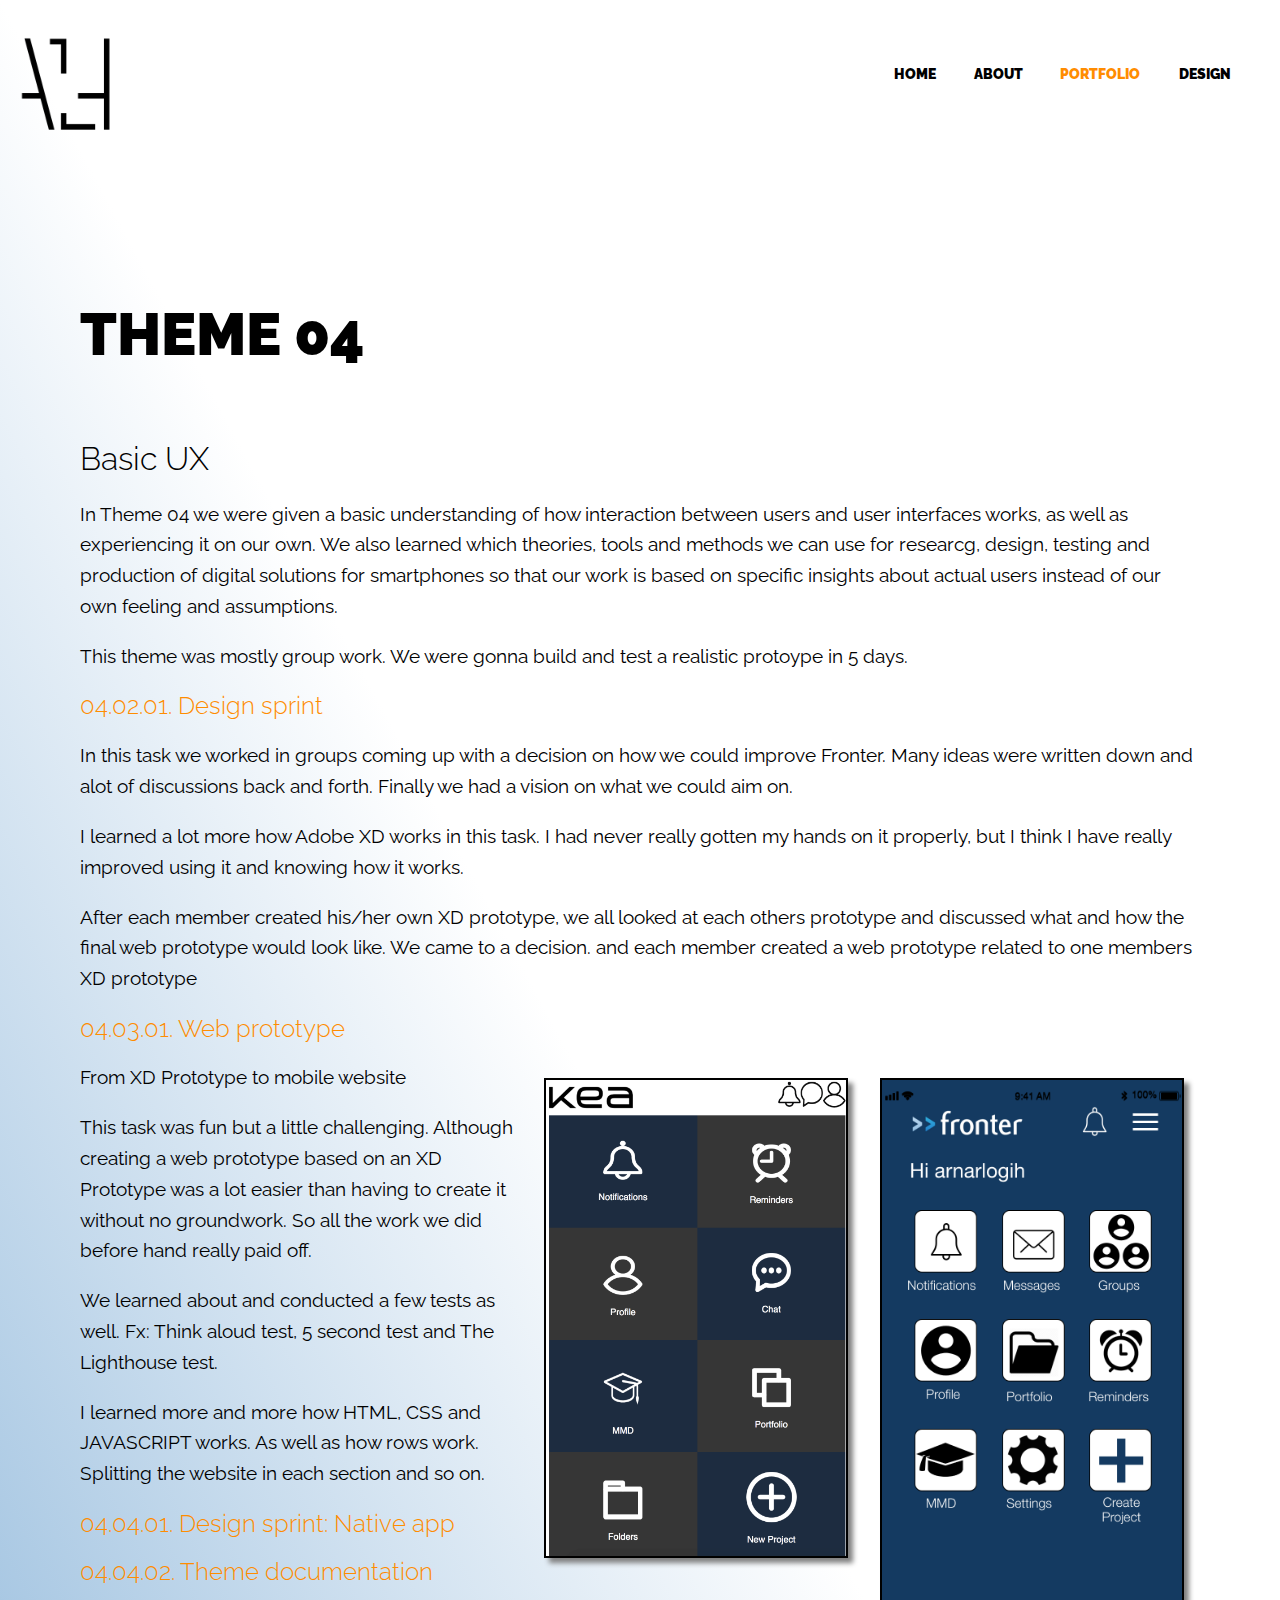
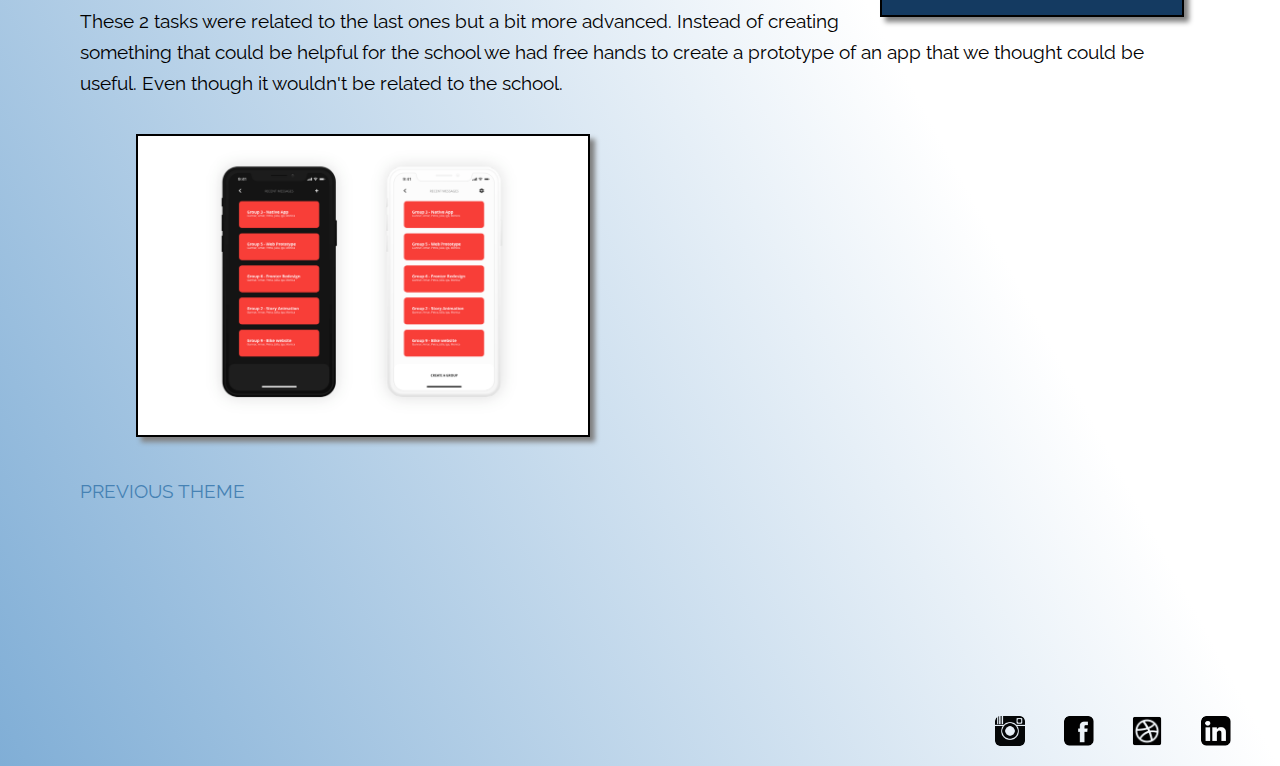
<file: THEME_4.html>
<!DOCTYPE html>
<html lang="en">

<head>
    <meta charset="utf-8">
    <meta name="viewport" content="width=device-width, initial-scale=1">
    <title>arnarlogih</title>
    <link rel="stylesheet" href="Design_style.css" type="text/css">
    <link rel="icon" sizes="60x60" href="Artworks/apple-icon-120x120.png">

</head>

<body>



    <header>

        <a href="index.html"><img src="Artworks/ALH_logo.png" alt="logilogo" class="logo"></a>

        <nav class="arnar">
            <ul>
                <li> <a href="index.html"> Home </a>
                    <a href="about_me.html"> About </a>
                    <a class="current" href="Portfolio.html"> Portfolio</a>
                    <a href="Design.html">Design</a>
                </li>
            </ul>
        </nav>

    </header>

    <div class="container">


        <div class="home-hero">
            <h1 class="title"><b>THEME 04</b></h1>
            <h1>Basic UX</h1>


            <p> In Theme 04 we were given a basic understanding of how interaction between users and user interfaces works, as well as experiencing it on our own. We also learned which theories, tools and methods we can use for researcg, design, testing and production of digital solutions for smartphones so that our work is based on specific insights about actual users instead of our own feeling and assumptions.</p>

            <p>This theme was mostly group work. We were gonna build and test a realistic protoype in 5 days.</p>

            <h2><a class="spotify" href="https://xd.adobe.com/view/759aee47-f2d7-4e63-5db9-38a1bb27cef8-03ab/" target="_blank">04.02.01. Design sprint </a></h2>

            <p>In this task we worked in groups coming up with a decision on how we could improve Fronter. Many ideas were written down and alot of discussions back and forth. Finally we had a vision on what we could aim on.</p>

            <p>I learned a lot more how Adobe XD works in this task. I had never really gotten my hands on it properly, but I think I have really improved using it and knowing how it works. </p>

            <p>After each member created his/her own XD prototype, we all looked at each others prototype and discussed what and how the final web prototype would look like. We came to a decision. and each member created a web prototype related to one members XD prototype </p>

            <h2><a class="spotify" href="http://arnarlogih.com/KEA/Fronterprototype/" target="_blank">04.03.01. Web prototype </a></h2>

             <img class="border appImage" src="Artworks/THEME04_prototype1.png" alt="app">
     <img class="border appImage" src="Artworks/THEME4_prototype2.png" alt="app">

            <p>From XD Prototype to mobile website</p>

            <p>This task was fun but a little challenging. Although creating a web prototype based on an XD Prototype was a lot easier than having to create it without no groundwork. So all the work we did before hand really paid off.</p>





            <p>We learned about and conducted a few tests as well. Fx: Think aloud test, 5 second test and The Lighthouse test. </p>
            <p>I learned more and more how HTML, CSS and JAVASCRIPT works. As well as how rows work. Splitting the website in each section and so on. </p>



            <h2><a class="spotify" href="https://xd.adobe.com/view/97ef2887-e649-430d-6425-c33fe93ed44c-e1de/" target="_blank">04.04.01. Design sprint: Native app </a></h2>

            <h2><a class="spotify" href=https://fronter.com/kea/links/files.phtml/688663196$1018887763$/1st+Semester/E.+Theme+04_prcent_3A+Basic+UX/04.04_prcent_3A+Design+sprint_prcent_3A+Native+app/Submissions/04.04.02.+Theme+documentation/04-04-02_theme-documentation_arnarlogih.pdf target="_blank">04.04.02. Theme documentation </a></h2>

            <p>These 2 tasks were related to the last ones but a bit more advanced. Instead of creating something that could be helpful for the school we had free hands to create a prototype of an app that we thought could be useful. Even though it wouldn't be related to the school.</p>

            <figure>
                <img class="border" src="Artworks/THEME4_app.png" alt="app">

            </figure>

            <p><a class="prev" href="THEME_3.html">PREVIOUS THEME</a></p>


        </div>


    </div>
    <footer>
        <nav class="Social">
            <ul>
                <li>
                    <a href="https://www.instagram.com/arnarlogih/" target="_blank"><img src="Artworks/instagram.png" alt="instagram" class="instagram"></a>
                    <a href="https://www.facebook.com/ArnarEastwood" target="_blank"><img src="Artworks/facebook.png" alt="facebook" class="facebook"></a>
                    <a href="https://dribbble.com/arnarlogih" target="_blank"><img src="Artworks/dribble.png" alt="dribble" class="dribble"></a>
                    <a href="https://www.linkedin.com/in/arnarlogih/" target="_blank"><img src="Artworks/linkedin.png" alt="linkedIn" class="linkedIn"></a>
                </li>
            </ul>
        </nav>
    </footer>
</body>

</html>
</file>
<file: style.css>
@import url('https://fonts.googleapis.com/css?family=Raleway');


html {
    background-image: linear-gradient(to bottom left, white, white, #80AED6);
}

/*BURGER*/


/*OTHER*/

body {
    margin: 1em;
    font-family: 'Raleway', sans-serif;
}

.container {
    width: 95%;
    max-width: 70em;
    margin: 0 auto;
}

/* typography */


h1 {
    font-family: 'Raleway', sans-serif;
    font-weight: 300;
    font-size: 2em;
    margin-top: 0;
}

p {
    font-size: 1em;
    margin-top: 0;
    line-height: 1.5;
}


.title {
    font-size: 2.5em;
    margin-bottom: 1.5em;
    font-weight: 900;
    margin-top: 1em;
}

.title span {
    font-weight: 300;
    display: block;
    font-size: .9em;
}

.current {
    color: darkorange;
}


/* buttons */

.button {
    display: inline-block;
    font-size: 1.5em;
    text-decoration: none;
    text-transform: uppercase;
    border-width: 2px;
    border-style: solid;
    padding: .5em 1.75em;
    border-radius: 10px;
}

.button-accent {
    color: steelblue;
    border-color: steelblue;
    transition: 1s;

}

.button-accent:hover,
.button-accent:focus {
    color: black;
    background-color: white;
    border-color: black;
    box-shadow: 5px 5px 5px grey;

}

@media (min-width: 600px) {
    .button {
        font-size: 1.5em;
    }

    nav {
        float: right;
    }

    p {
        font-size: 1.2em;
        line-height: 1.6;
    }

    .title {
        font-size: 3.7em;
    }
}

@media (min-width: 300px) {
    .arnar {
        padding-left: 15em;
        line-height: 3.3em;
    }
}

/* Header */

header {
    position: absolute;
    left: 0;
    right: 0;
    margin: 1em;
}

ul {
    margin: 1em;
    padding: 0;
    list-style: none;
}


li {
    display: inline-block;
}

nav a {
    font-weight: 900;
    text-decoration: none;
    text-transform: uppercase;
    font-size: .9em;
    padding: 1.2em;
    color: black;
}

a:hover,
a:focus {
    color: #80AED6;
}


.logo {
    width: 100px;
    height: 100%;
    float: left;
}

/* home hero */


.home-hero {
    padding: 18em 0;
    color: black;
}


/* SOCIAL */

.social {
    text-align: center;
}

.instagram {
    width: 30px;
    height: 30px;
    border-radius: 5px;
    transition: 1s;

}

.facebook {
    width: 30px;
    height: 30px;
    border-radius: 5px;
    transition: 1s;
}

.dribble {
    width: 30px;
    height: 30px;
    border-radius: 15%;
    transition: 1s;
}

.linkedIn {
    width: 30px;
    height: 30px;
    border-radius: 5px;
    transition: 1s;
}

.dribble:hover,
.linkedIn:hover,
.facebook:hover,
.instagram:hover {
    background-color: steelblue;
    border-radius: 5px;
}
</file>
<file: about_style.css>
@import url('https://fonts.googleapis.com/css?family=Raleway');

html {
    background-image: linear-gradient(to bottom left, white, white, #80AED6);

}

body {
    margin: 1em;
    font-family: 'Raleway', sans-serif;
}


img {
    max-width: 100%;
    height: auto;
    border-width: 2px;
}

.border {
    border-style: solid;
    border-color: black;
    box-shadow: 5px 5px 5px grey;
}


.container {
    width: 95%;
    max-width: 70em;
    margin: 0 auto;
}

.spotify {
    text-decoration: none;
    color: darkorange;
}

.spotify:hover {
    color: steelblue;
}

/* typography */


h1 {
    font-family: 'Raleway', sans-serif;
    font-weight: 300;
    font-size: 2em;
    margin-top: 0;
}

h2 {
    font-family: 'Raleway', sans-serif;
    font-weight: 300;
    font-size: 1.5em;
}

p {
    font-size: 1em;
    line-height: 1.5;
}



.title {
    font-size: 2.5em;
    margin-bottom: 1.5em;
    font-weight: 900;
    margin-top: 1em;
}

.title span {
    font-weight: 300;
    display: block;
    font-size: .9em;
}


.current {
    color: darkorange;
}


/* buttons */

.button {
    display: inline-block;
    font-size: 1.5em;
    text-decoration: none;
    text-transform: uppercase;
    border-width: 2px;
    border-style: solid;
    padding: .5em 1.75em;
    border-radius: 10px;
    text-align: center;
}

.button-accent {
    color: steelblue;
    border-color: steelblue;
    transition: 1s;
}

.button-accent:hover,
.button-accent:focus {
    color: black;
    background-color: white;
    border-color: black;
    box-shadow: 5px 5px 5px grey;
}

@media (min-width:900px) {
    .noschool {
        width: 60%;
    }
}

@media (min-width: 600px) {
    .button {
        font-size: 1.5em;
    }

    p {
        font-size: 1.2em;
        line-height: 1.6;
    }

    .title {
        font-size: 3.7em;
    }

    nav {
        float: right;
    }
}

@media (min-width: 300px) {
    .arnar {
        padding-left: 15em;
        line-height: 3.3em;
    }
}



/* Header */

header {
    position: absolute;
    left: 0;
    right: 0;
    margin: 1em;
}

ul {
    margin: 1em;
    padding: 0;
    list-style: none;
}


li {
    display: inline-block;

}

nav a {
    font-weight: 900;
    text-decoration: none;
    text-transform: uppercase;
    font-size: .9em;
    padding: 1.2em;
    color: black;
}

nav a:hover,
nav a:focus {
    color: #80AED6;
}

.logo {
    width: 100px;
    height: 100%;
    float: left;
}

/* home hero */


.home-hero {

    padding: 15em 0;
    color: black;

}

footer {
    text-align: right;
}

/* SOCIAL */

.Social {
    text-align: center;
}

.instagram {
    width: 30px;
    height: 30px;
    border-radius: 5px;
    transition: 1s;
}

.facebook {
    width: 30px;
    height: 30px;
    border-radius: 5px;
    transition: 1s;
}

.dribble {
    width: 30px;
    height: 30px;
    border-radius: 15%;
    transition: 1s;
}

.linkedIn {
    width: 30px;
    height: 30px;
    border-radius: 5px;
    transition: 1s;
}

.dribble:hover,
.linkedIn:hover,
.facebook:hover,
.instagram:hover {
    background-color: steelblue;
    border-radius: 5px;
}
</file>
<file: Design_style.css>
@import url('https://fonts.googleapis.com/css?family=Raleway');

html {
    background-image: linear-gradient(to bottom left, white, white, #80AED6);

}

body {
    margin: 1em;
    font-family: 'Raleway', sans-serif;
}

img {
    max-width: 100%;
    height: auto;
    border-width: 2px;
}

.java {
    width: 100%;
    border-radius: 10px;
}

.prev {
    float: left;
    text-decoration: none;
    color: steelblue;
}

.next {
    float: right;
    text-decoration: none;
    color: steelblue;
}

.prev:hover,
.next:hover {
    color: darkorange;
}

.border {
    border-style: solid;
    border-color: black;
    box-shadow: 5px 5px 5px grey;
    width: 450px;
    margin: 1em;
    text-align: center;
}

.moodboard {
    float: right;
}

.appImage{
    width: 300px;
    height: 100%;
    float: right;
}

.container {
    width: 95%;
    max-width: 70em;
    margin: auto;
}

.spotify {
    text-decoration: none;
    color: darkorange;
}

.spotify:hover {
    color: steelblue;
}

.bunny {
    width: 200px;
    height: 100%;
}

.elmer {
    width: 300px;
    height: 100%;
}

/* typography */


h1 {
    font-family: 'Raleway', sans-serif;
    font-weight: 300;
    font-size: 2em;
    margin-top: 0.5em;
}

h2 {
    font-family: 'Raleway', sans-serif;
    font-weight: 300;
    font-size: 1.5em;
}

p {
    font-size: 1em;
    line-height: 1.5;
}



.title {
    font-size: 2.5rem;
    margin-bottom: 1.2em;
    font-weight: 900;
    margin-top: 1em;
}

.title span {
    font-weight: 300;
    display: block;
    font-size: .9em;
}

@media (min-width:600px) {

    p {
        font-size: 1.2em;
        line-height: 1.6;
    }

    .title {
        font-size: 3.7em;
    }

    .button {
        font-size: 1.5rem;
    }

    nav {
        float: right;
    }
    .java {
        width: 50%;
    }
}

@media (min-width: 300px) {
    .arnar {
        padding-left: 15em;
        line-height: 3.3em;
    }
}

.current {
    color: darkorange;
}

/* buttons */

.button {
    display: inline-block;
    font-size: 1.5rem;
    text-decoration: none;
    text-transform: uppercase;
    border-width: 2px;
    border-style: solid;
    padding: .5em 1.75em;
    border-radius: 10px;
}

.button-accent {
    color: steelblue;
    border-color: steelblue;
}

.button-accent:hover,
.button-accent:focus {
    color: black;
    background-color: white;
    border-color: black;
    -o-transition: 1s;
    -ms-transition: 1s;
    -moz-transition: 1s;
    -webkit-transition: 1s;
    transition: 1s;
    box-shadow: 5px 5px 5px grey;
}


/* Header */

header {
    position: absolute;
    left: 0;
    right: 0;
    margin: 1em;
}

ul {
    margin: 1em;
    padding: 0;
    list-style: none;
}


li {
    display: inline-block;

}

nav a {
    font-weight: 900;
    text-decoration: none;
    text-transform: uppercase;
    font-size: .9em;
    padding: 1.2em;
    color: black;
}

nav a:hover,
nav a:focus {
    color: #80AED6;
}

.logo {
    width: 100px;
    height: 100%;
    float: left;
}

/* home hero */


.home-hero {
    padding: 14em 0;
    color: black;
}


/* SOCIAL */

.Social {
    text-align: center;
}

.instagram {
    width: 30px;
    height: 30px;
    border-radius: 5px;
}

.instagram:hover {
    background-color: steelblue;
    border-radius: 5px;
    -o-transition: 0.5s;
    -ms-transition: 0.5s;
    -moz-transition: 0.5s;
    -webkit-transition: 0.5s;
    transition: 0.5s;
}

.facebook {
    width: 30px;
    height: 30px;
    border-radius: 5px;
}

.facebook:hover {
    background-color: steelblue;
    border-radius: 5px;
    -o-transition: 0.5s;
    -ms-transition: 0.5s;
    -moz-transition: 0.5s;
    -webkit-transition: 0.5s;
    transition: 0.5s;
}

.dribble {
    width: 30px;
    height: 30px;
    border-radius: 15%;
}

.dribble:hover {
    background-color: steelblue;
    border-radius: 5px;
    -o-transition: 0.5s;
    -ms-transition: 0.5s;
    -moz-transition: 0.5s;
    -webkit-transition: 0.5s;
    transition: 0.5s;
}

.linkedIn {
    width: 30px;
    height: 30px;
    border-radius: 5px;
}

.linkedIn:hover {
    background-color: steelblue;
    border-radius: 5px;
    -o-transition: 0.5s;
    -ms-transition: 0.5s;
    -moz-transition: 0.5s;
    -webkit-transition: 0.5s;
    transition: 0.5s;
}

/*COLORS*/


.box1 {
    width: 5em;
    height: 5em;
    background-color: #80AED6;
    transition: 1s cubic-bezier(.12, .21, .19, .91);
}

.box2 {
    width: 5em;
    height: 5em;
    background-color: steelblue;
    color: white;
    transition: 1s cubic-bezier(.12, .21, .19, .91);
}

.box3 {
    width: 5em;
    height: 5em;
    background-color: darkorange;
    transition: 1s cubic-bezier(.12, .21, .19, .91);
}

.box4 {
    width: 5em;
    height: 5em;
    background-color: black;
    color: white;
    transition: 1s cubic-bezier(.12, .21, .19, .91);
}

.box5 {
    width: 5em;
    height: 5em;
    background-color: white;
    transition: 1s cubic-bezier(.12, .21, .19, .91);
}

.box1:hover,
.box2:hover,
.box3:hover,
.box4:hover,
.box5:hover {
    width: 75%;
}
</file>
<file: Portfolio_style.css>
@import url('https://fonts.googleapis.com/css?family=Raleway');


html {
    background-image: linear-gradient(to bottom left, white, white, #80AED6);
}

body {
    margin: 1em;
    font-family: 'Raleway', sans-serif;
}


.container {
    width: 95%;
    max-width: 70em;
    margin: 0 auto;
}

/* typography */

p {
    font-size: 1em;
    margin-top: 0;
    line-height: 1.5;
}


.title {
    font-size: 2em;
    margin-bottom: 1.2em;
    font-weight: 900;
    margin-top: 1em;
}

.title span {
    font-weight: 300;
    display: block;
    font-size: .9em;
}

.current {
    color: darkorange;
}


/* buttons */

.linkToFolio {
    color: steelblue;
    border-color: steelblue;
    display: inline-block;
    font-size: 1.5rem;
    text-decoration: none;
    text-transform: uppercase;
    border-width: 2px;
    padding: .5em 1.75em;
}

.linkToFolio:hover {
    color: darkorange;
}

@media (min-width: 600px) {

    .button {
        font-size: 1.5em;
    }

    p {
        font-size: 1.2em;
        line-height: 1.6;
    }

    .title {
        font-size: 3.7em;
    }

    nav {
        float: right;
    }
}

@media (min-width: 300px) {
    .arnar {
        padding-left: 15em;
        line-height: 3.3em;
    }
}



/* Header */

header {
    position: absolute;
    left: 0;
    right: 0;
    margin: 1em;
}

ul {
    margin: 1em;
    padding: 0;
    list-style: none;
}


li {
    display: inline-block;
}

nav a {
    font-weight: 900;
    text-decoration: none;
    text-transform: uppercase;
    font-size: .9em;
    padding: 1.2em;
    color: black;

}

nav a:hover,
nav a:focus {
    color: steelblue;
}


.logo {
    width: 100px;
    height: 100%;
    float: left;
}

/* home hero */


.home-hero {

    padding: 18em 0;
    color: black;
}

footer {
    text-align: right;
}


/* SOCIAL */

.Social {
    text-align: center;
}

.instagram {
    width: 30px;
    height: 30px;
    border-radius: 5px;
    transition: 1s;
}

.facebook {
    width: 30px;
    height: 30px;
    border-radius: 5px;
    transition: 1s;
}

.dribble {
    width: 30px;
    height: 30px;
    border-radius: 15%;
    transition: 1s;
}

.linkedIn {
    width: 30px;
    height: 30px;
    border-radius: 5px;
    transition: 1s;
}

.dribble:hover,
.linkedIn:hover,
.facebook:hover,
.instagram:hover {
    background-color: steelblue;
    border-radius: 5px;
}



/* JAVASCRIPT WRAPPER */

.button1 {
    color: steelblue;
    border-color: steelblue;
    font-size: 1em;
    cursor: pointer;
    border-radius: 10px;
    border-width: 2px;
    padding: .2em 1.5em;
    font-family: 'Raleway', sans-serif;
    font-weight: 300;
    font-size: 2em;
    transition: 1s;

}

.button1:hover {
    color: black;
    background-color: white;
    border-color: black;
    box-shadow: 5px 5px 5px grey;
}


.formWrapper {
    position: relative;
}

.rotated {
    transform: rotateX(-90deg);
}

.rotateToVisible {
    animation: rotateToVisible 2s forwards;
    transform-origin: top;

}


@keyframes rotateToVisible {
    0% {
        transform: rotateX(-90deg);
    }

    30% {
        transform: rotateX(30deg);
    }


    100% {
        transform: rotateX(0);
    }
}
</file>
